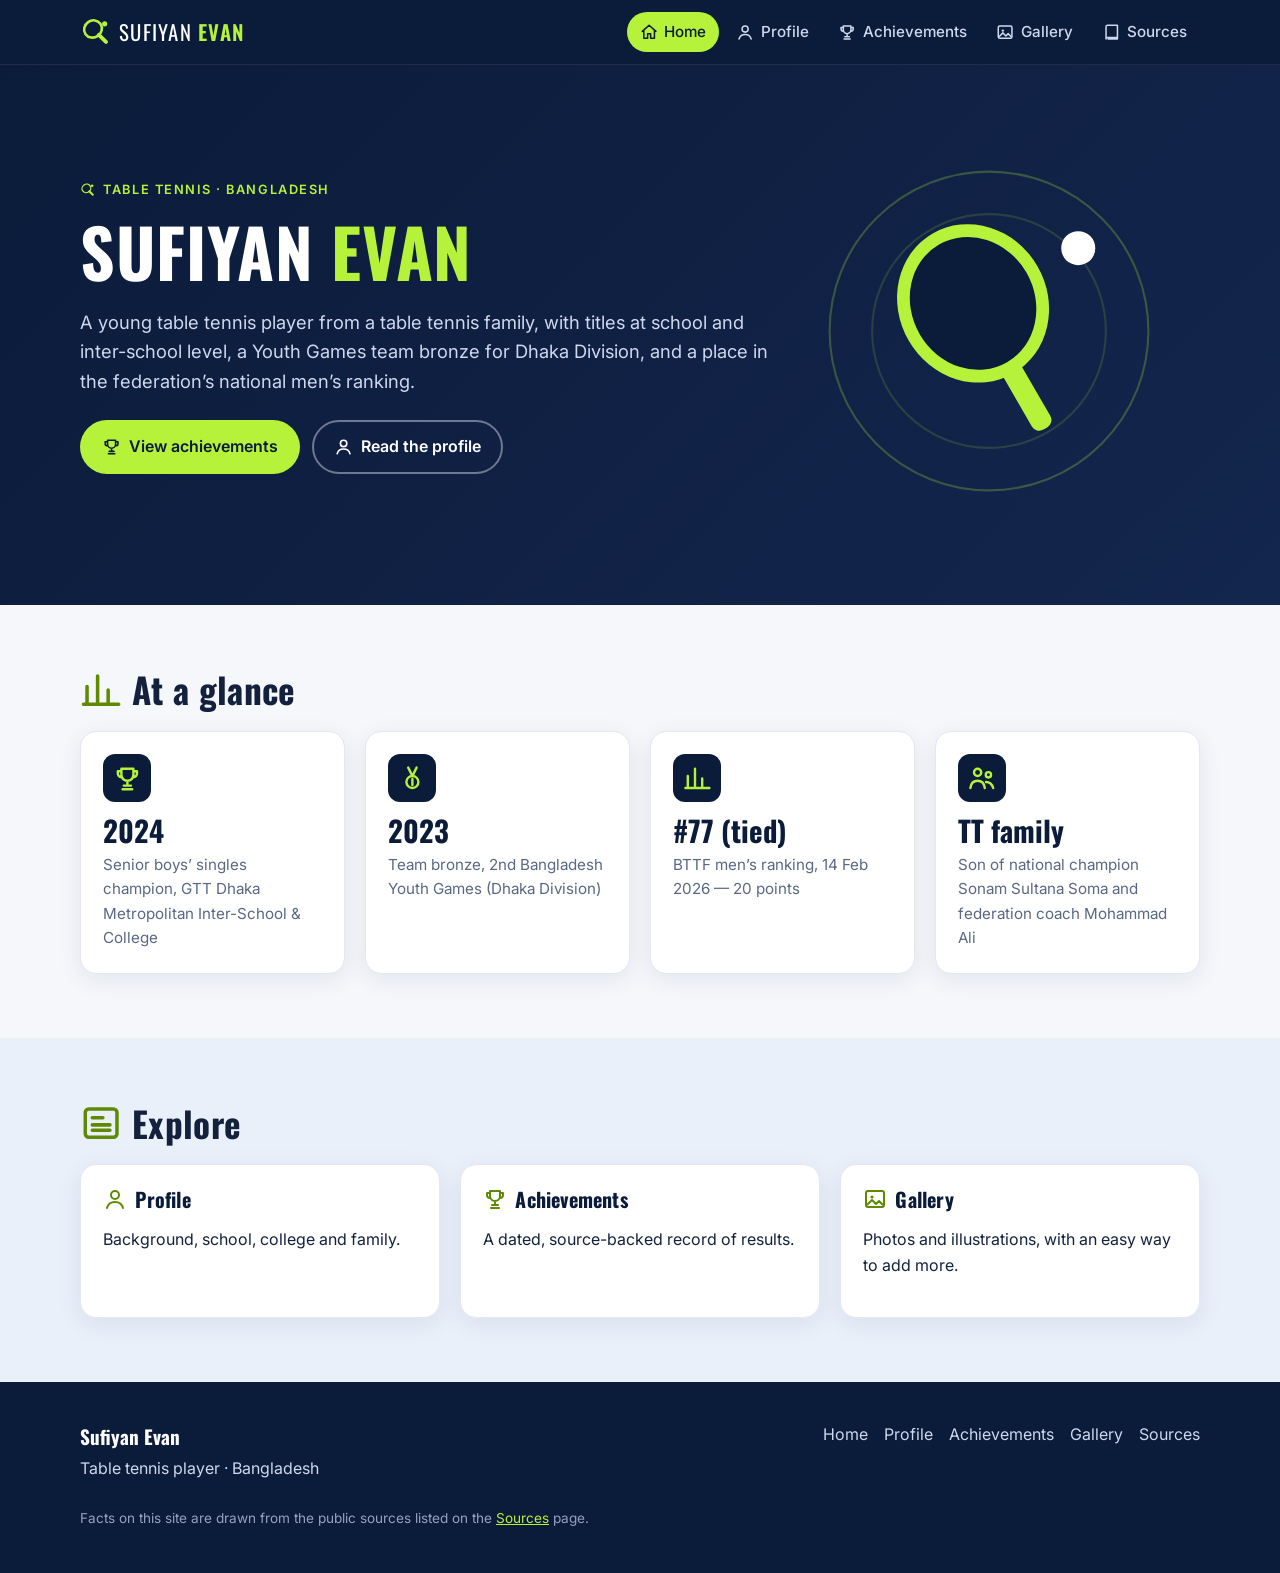
<file: index.html>
<!DOCTYPE html>
<html lang="en">
<head>
<meta charset="utf-8">
<meta name="viewport" content="width=device-width, initial-scale=1">
<title>Home | Sufiyan Evan</title>
<meta name="description" content="Sufiyan Evan, table tennis player from Bangladesh: profile, source-backed achievements and gallery.">
<link rel="preconnect" href="https://fonts.googleapis.com"><link rel="preconnect" href="https://fonts.gstatic.com" crossorigin>
<link rel="stylesheet" href="https://fonts.googleapis.com/css2?family=Inter:wght@400;500;600;700&family=Oswald:wght@500;600;700&display=swap">
<link rel="stylesheet" href="assets/style.css">
</head>
<body>
<svg xmlns="http://www.w3.org/2000/svg" style="display:none" aria-hidden="true">
<symbol id="i-home" viewBox="0 0 24 24"><path d="M3 11l9-8 9 8M5 10v10h5v-6h4v6h5V10" fill="none" stroke="currentColor" stroke-width="2" stroke-linecap="round" stroke-linejoin="round"/></symbol>
<symbol id="i-user" viewBox="0 0 24 24"><circle cx="12" cy="8" r="4" fill="none" stroke="currentColor" stroke-width="2"/><path d="M4 21c1-4 4-6 8-6s7 2 8 6" fill="none" stroke="currentColor" stroke-width="2" stroke-linecap="round"/></symbol>
<symbol id="i-trophy" viewBox="0 0 24 24"><path d="M7 4h10v5a5 5 0 01-10 0V4zM7 6H4v2a3 3 0 003 3M17 6h3v2a3 3 0 01-3 3M12 14v4M8 21h8M9 18h6" fill="none" stroke="currentColor" stroke-width="2" stroke-linecap="round" stroke-linejoin="round"/></symbol>
<symbol id="i-medal" viewBox="0 0 24 24"><circle cx="12" cy="15" r="5" fill="none" stroke="currentColor" stroke-width="2"/><path d="M8.5 3l3.5 7 3.5-7M12 12.5v5" fill="none" stroke="currentColor" stroke-width="2" stroke-linecap="round" stroke-linejoin="round"/></symbol>
<symbol id="i-image" viewBox="0 0 24 24"><rect x="3" y="4" width="18" height="16" rx="2" fill="none" stroke="currentColor" stroke-width="2"/><circle cx="9" cy="10" r="1.6" fill="currentColor"/><path d="M4 18l5-5 4 4 3-3 4 4" fill="none" stroke="currentColor" stroke-width="2" stroke-linejoin="round"/></symbol>
<symbol id="i-book" viewBox="0 0 24 24"><path d="M4 5a2 2 0 012-2h13v16H6a2 2 0 00-2 2V5zM6 19h13v2H6" fill="none" stroke="currentColor" stroke-width="2" stroke-linejoin="round"/></symbol>
<symbol id="i-paddle" viewBox="0 0 24 24"><ellipse cx="10" cy="10" rx="7" ry="6.5" transform="rotate(-35 10 10)" fill="none" stroke="currentColor" stroke-width="2"/><path d="M14.5 14.5L20 20" stroke="currentColor" stroke-width="3" stroke-linecap="round"/><circle cx="19" cy="6" r="2" fill="currentColor"/></symbol>
<symbol id="i-school" viewBox="0 0 24 24"><path d="M2 9l10-5 10 5-10 5L2 9zM6 11.5V16c0 1.5 3 3 6 3s6-1.500 6-3v-4.500" fill="none" stroke="currentColor" stroke-width="2" stroke-linejoin="round"/></symbol>
<symbol id="i-family" viewBox="0 0 24 24"><circle cx="8" cy="7" r="3" fill="none" stroke="currentColor" stroke-width="2"/><circle cx="17" cy="9" r="2.200" fill="none" stroke="currentColor" stroke-width="2"/><path d="M2 20c.5-4 3-6 6-6s5.500 2 6 6M15 15c3 0 5 1.500 6 5" fill="none" stroke="currentColor" stroke-width="2" stroke-linecap="round"/></symbol>
<symbol id="i-news" viewBox="0 0 24 24"><rect x="3" y="4" width="18" height="16" rx="2" fill="none" stroke="currentColor" stroke-width="2"/><path d="M7 9h6M7 13h10M7 16h10" stroke="currentColor" stroke-width="2" stroke-linecap="round"/></symbol>
<symbol id="i-chart" viewBox="0 0 24 24"><path d="M4 20V10M10 20V4M16 20v-8M22 20H2" fill="none" stroke="currentColor" stroke-width="2" stroke-linecap="round"/></symbol>
<symbol id="i-ext" viewBox="0 0 24 24"><path d="M14 4h6v6M20 4l-9 9M18 14v5a1 1 0 01-1 1H5a1 1 0 01-1-1V7a1 1 0 011-1h5" fill="none" stroke="currentColor" stroke-width="2" stroke-linecap="round" stroke-linejoin="round"/></symbol>
<symbol id="i-menu" viewBox="0 0 24 24"><path d="M4 6h16M4 12h16M4 18h16" stroke="currentColor" stroke-width="2" stroke-linecap="round"/></symbol>
<symbol id="i-close" viewBox="0 0 24 24"><path d="M6 6l12 12M18 6L6 18" stroke="currentColor" stroke-width="2" stroke-linecap="round"/></symbol>
<symbol id="i-left" viewBox="0 0 24 24"><path d="M15 5l-7 7 7 7" fill="none" stroke="currentColor" stroke-width="2.500" stroke-linecap="round" stroke-linejoin="round"/></symbol>
<symbol id="i-right" viewBox="0 0 24 24"><path d="M9 5l7 7-7 7" fill="none" stroke="currentColor" stroke-width="2.500" stroke-linecap="round" stroke-linejoin="round"/></symbol>
<symbol id="i-check" viewBox="0 0 24 24"><path d="M5 12l5 5 9-10" fill="none" stroke="currentColor" stroke-width="2.500" stroke-linecap="round" stroke-linejoin="round"/></symbol>
<symbol id="i-info" viewBox="0 0 24 24"><circle cx="12" cy="12" r="9" fill="none" stroke="currentColor" stroke-width="2"/><path d="M12 11v6M12 7.500v.5" stroke="currentColor" stroke-width="2.500" stroke-linecap="round"/></symbol>
</svg>
<a class="skip" href="#main">Skip to content</a>
<header class="site-header">
<div class="wrap bar">
<a class="brand" href="index.html" aria-label="Sufiyan Evan, home"><svg class="ic brand-ic" aria-hidden="true" focusable="false"><use href="#i-paddle"/></svg><span>SUFIYAN <b>EVAN</b></span></a>
<button class="menu-btn" type="button" aria-label="Open menu" aria-expanded="false" aria-controls="nav"><svg class="ic" aria-hidden="true" focusable="false"><use href="#i-menu"/></svg></button>
<nav id="nav" class="nav" aria-label="Main"><ul><li><a href="index.html" aria-current="page"><svg class="ic" aria-hidden="true" focusable="false"><use href="#i-home"/></svg><span>Home</span></a></li><li><a href="profile.html"><svg class="ic" aria-hidden="true" focusable="false"><use href="#i-user"/></svg><span>Profile</span></a></li><li><a href="achievements.html"><svg class="ic" aria-hidden="true" focusable="false"><use href="#i-trophy"/></svg><span>Achievements</span></a></li><li><a href="gallery.html"><svg class="ic" aria-hidden="true" focusable="false"><use href="#i-image"/></svg><span>Gallery</span></a></li><li><a href="sources.html"><svg class="ic" aria-hidden="true" focusable="false"><use href="#i-book"/></svg><span>Sources</span></a></li></ul></nav>
</div>
</header>
<main id="main">
<section class="hero"><div class="wrap hero-grid">
<div><p class="eyebrow"><svg class="ic" aria-hidden="true" focusable="false"><use href="#i-paddle"/></svg>Table tennis · Bangladesh</p>
<h1>Sufiyan <span class="lime">Evan</span></h1>
<p class="lead">A young table tennis player from a table tennis family, with titles at school and inter-school level, a Youth Games team bronze for Dhaka Division, and a place in the federation’s national men’s ranking.</p>
<p class="btns"><a class="btn primary" href="achievements.html"><svg class="ic" aria-hidden="true" focusable="false"><use href="#i-trophy"/></svg>View achievements</a><a class="btn ghost" href="profile.html"><svg class="ic" aria-hidden="true" focusable="false"><use href="#i-user"/></svg>Read the profile</a></p></div>
<div class="hero-art" aria-hidden="true"><svg viewBox="0 0 320 320"><circle cx="160" cy="160" r="150" fill="none" stroke="#b6f23a" stroke-opacity=".25" stroke-width="2"/><circle cx="160" cy="160" r="110" fill="none" stroke="#b6f23a" stroke-opacity=".15" stroke-width="2"/><g transform="rotate(-30 160 160)"><ellipse cx="160" cy="130" rx="70" ry="76" fill="#b6f23a"/><ellipse cx="160" cy="130" rx="58" ry="64" fill="#0b1b3a"/><rect x="150" y="196" width="20" height="70" rx="8" fill="#b6f23a"/></g><circle cx="244" cy="82" r="16" fill="#fff"/></svg></div>
</div></section>
<section class="section"><div class="wrap">
<h2 class="sh"><svg class="ic" aria-hidden="true" focusable="false"><use href="#i-chart"/></svg>At a glance</h2>
<div class="grid4">
<div class="card stat"><span class="num"><svg class="ic lg" aria-hidden="true" focusable="false"><use href="#i-trophy"/></svg></span><strong>2024</strong><p>Senior boys’ singles champion, GTT Dhaka Metropolitan Inter-School &amp; College</p></div>
<div class="card stat"><span class="num"><svg class="ic lg" aria-hidden="true" focusable="false"><use href="#i-medal"/></svg></span><strong>2023</strong><p>Team bronze, 2nd Bangladesh Youth Games (Dhaka Division)</p></div>
<div class="card stat"><span class="num"><svg class="ic lg" aria-hidden="true" focusable="false"><use href="#i-chart"/></svg></span><strong>#77 (tied)</strong><p>BTTF men’s ranking, 14 Feb 2026 — 20 points</p></div>
<div class="card stat"><span class="num"><svg class="ic lg" aria-hidden="true" focusable="false"><use href="#i-family"/></svg></span><strong>TT family</strong><p>Son of national champion Sonam Sultana Soma and federation coach Mohammad Ali</p></div>
</div></div></section>
<section class="section alt"><div class="wrap">
<h2 class="sh"><svg class="ic" aria-hidden="true" focusable="false"><use href="#i-news"/></svg>Explore</h2>
<div class="grid3">
<a class="card link" href="profile.html"><h3><svg class="ic" aria-hidden="true" focusable="false"><use href="#i-user"/></svg>Profile</h3><p>Background, school, college and family.</p></a>
<a class="card link" href="achievements.html"><h3><svg class="ic" aria-hidden="true" focusable="false"><use href="#i-trophy"/></svg>Achievements</h3><p>A dated, source-backed record of results.</p></a>
<a class="card link" href="gallery.html"><h3><svg class="ic" aria-hidden="true" focusable="false"><use href="#i-image"/></svg>Gallery</h3><p>Photos and illustrations, with an easy way to add more.</p></a>
</div></div></section>
</main>
<footer class="site-footer">
<div class="wrap foot">
<div><strong>Sufiyan Evan</strong><p>Table tennis player · Bangladesh</p></div>
<ul class="foot-links"><li><a href="index.html">Home</a></li><li><a href="profile.html">Profile</a></li><li><a href="achievements.html">Achievements</a></li><li><a href="gallery.html">Gallery</a></li><li><a href="sources.html">Sources</a></li></ul>
<p class="fine">Facts on this site are drawn from the public sources listed on the <a href="sources.html">Sources</a> page.</p>
</div>
</footer>

<script src="assets/site.js"></script>
</body>
</html>
</file>
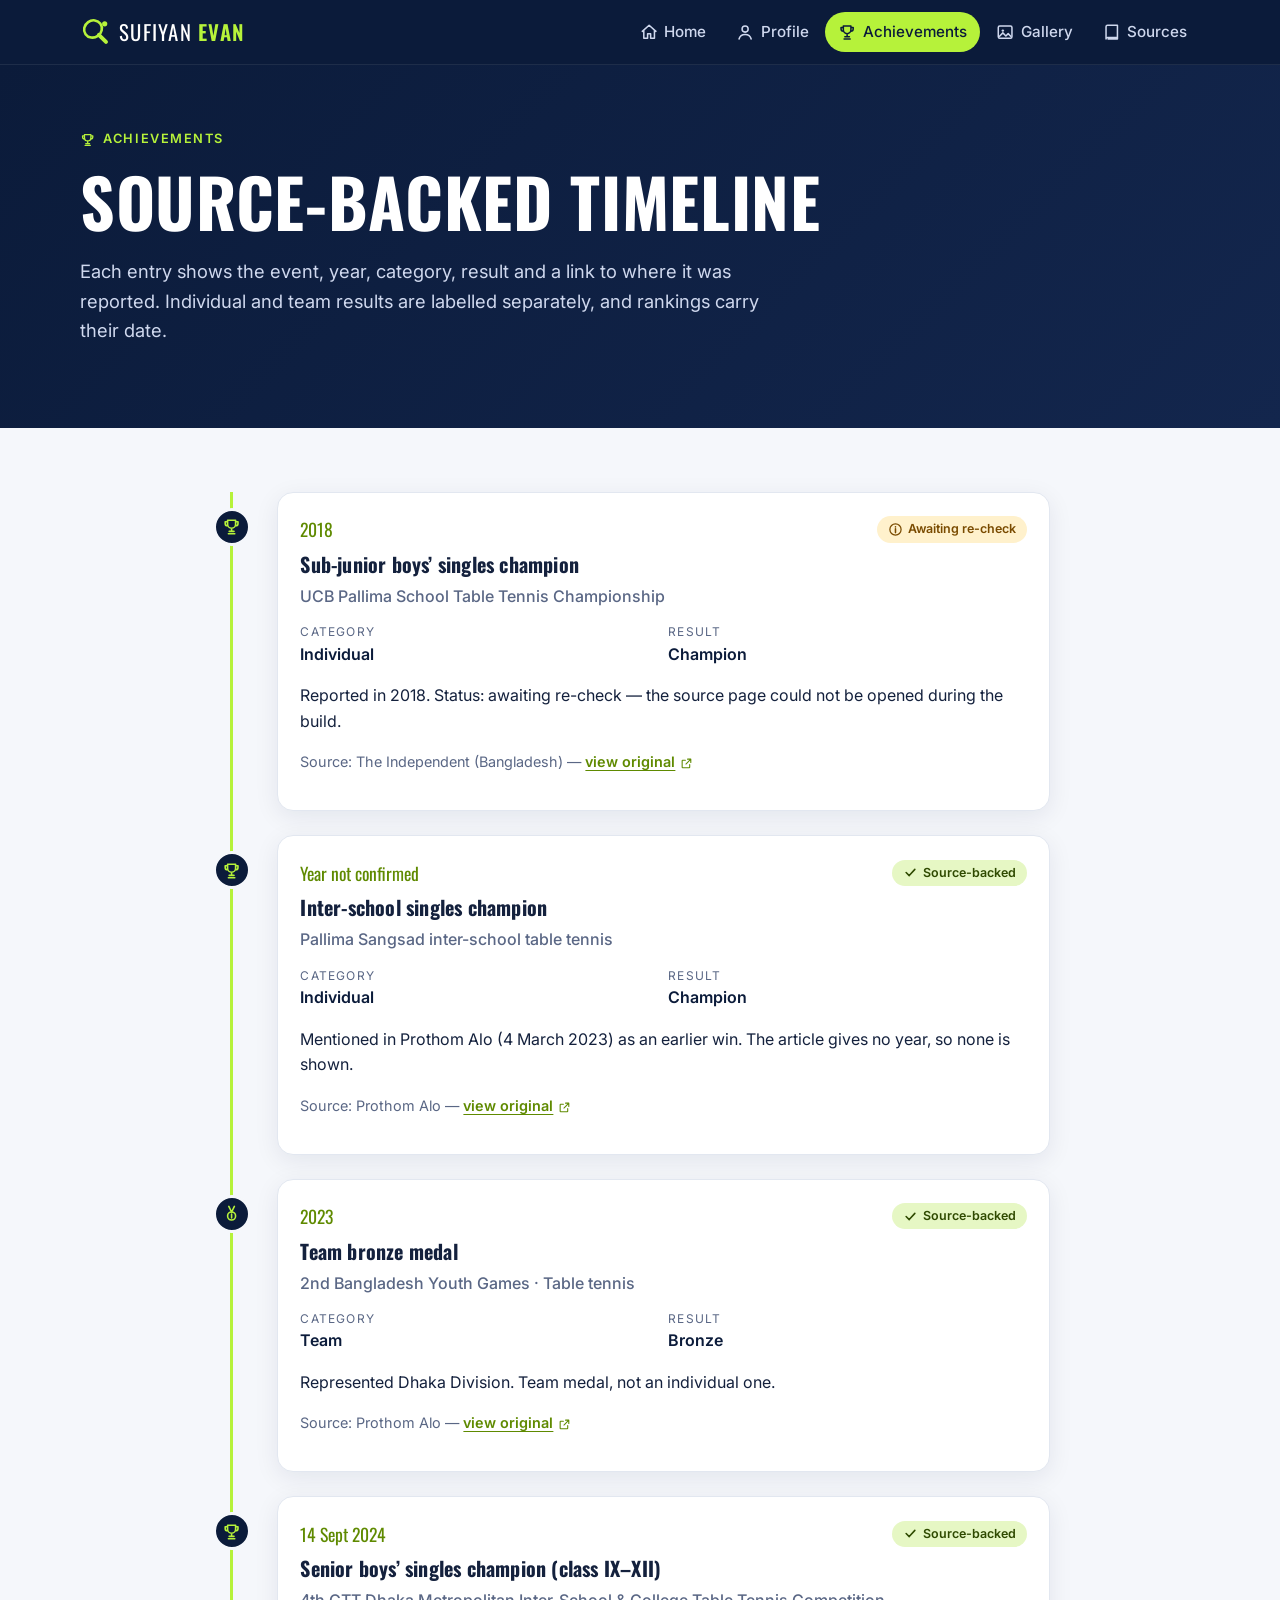
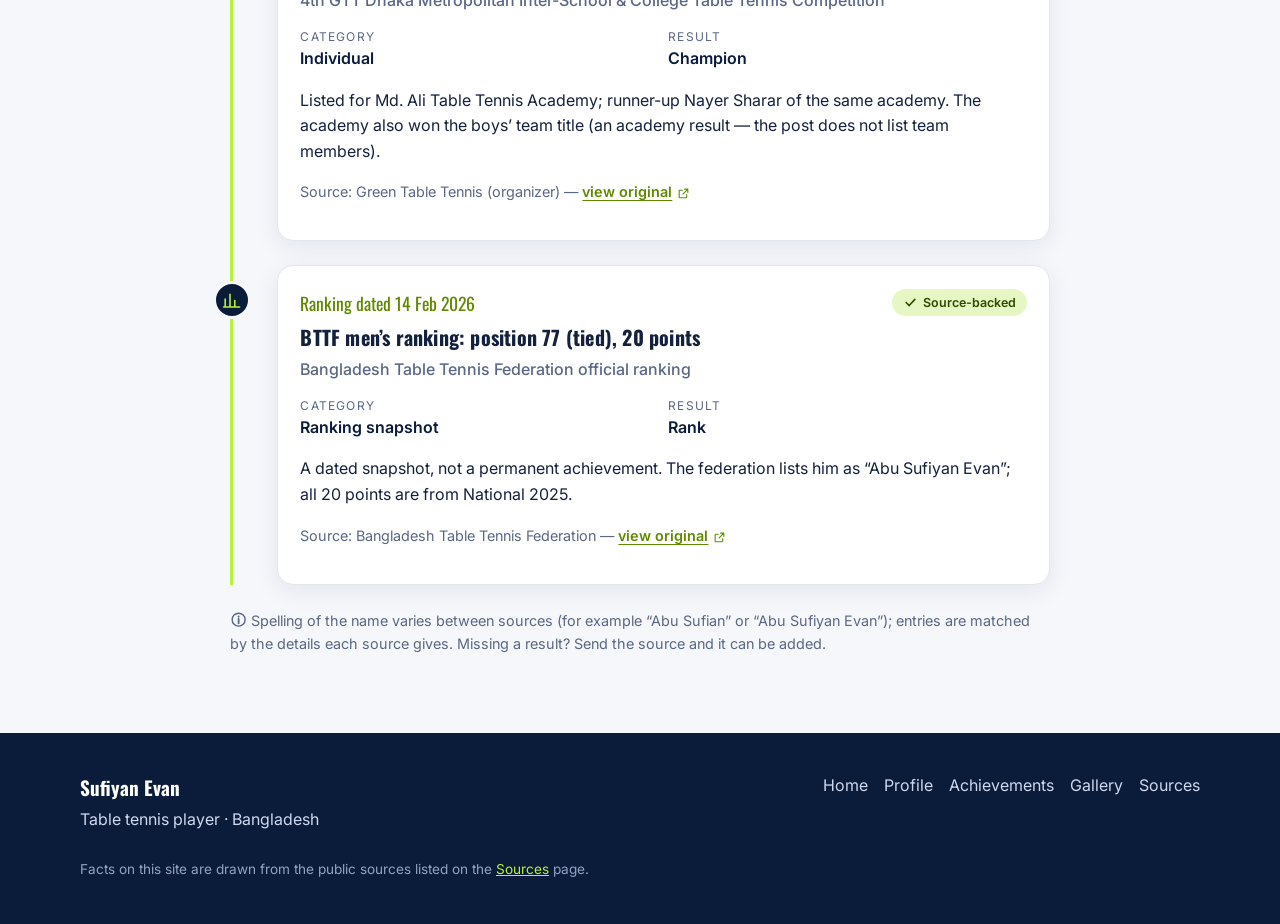
<file: achievements.html>
<!DOCTYPE html>
<html lang="en">
<head>
<meta charset="utf-8">
<meta name="viewport" content="width=device-width, initial-scale=1">
<title>Achievements | Sufiyan Evan</title>
<meta name="description" content="Dated, source-backed table tennis achievements of Sufiyan Evan.">
<link rel="preconnect" href="https://fonts.googleapis.com"><link rel="preconnect" href="https://fonts.gstatic.com" crossorigin>
<link rel="stylesheet" href="https://fonts.googleapis.com/css2?family=Inter:wght@400;500;600;700&family=Oswald:wght@500;600;700&display=swap">
<link rel="stylesheet" href="assets/style.css">
</head>
<body>
<svg xmlns="http://www.w3.org/2000/svg" style="display:none" aria-hidden="true">
<symbol id="i-home" viewBox="0 0 24 24"><path d="M3 11l9-8 9 8M5 10v10h5v-6h4v6h5V10" fill="none" stroke="currentColor" stroke-width="2" stroke-linecap="round" stroke-linejoin="round"/></symbol>
<symbol id="i-user" viewBox="0 0 24 24"><circle cx="12" cy="8" r="4" fill="none" stroke="currentColor" stroke-width="2"/><path d="M4 21c1-4 4-6 8-6s7 2 8 6" fill="none" stroke="currentColor" stroke-width="2" stroke-linecap="round"/></symbol>
<symbol id="i-trophy" viewBox="0 0 24 24"><path d="M7 4h10v5a5 5 0 01-10 0V4zM7 6H4v2a3 3 0 003 3M17 6h3v2a3 3 0 01-3 3M12 14v4M8 21h8M9 18h6" fill="none" stroke="currentColor" stroke-width="2" stroke-linecap="round" stroke-linejoin="round"/></symbol>
<symbol id="i-medal" viewBox="0 0 24 24"><circle cx="12" cy="15" r="5" fill="none" stroke="currentColor" stroke-width="2"/><path d="M8.5 3l3.5 7 3.5-7M12 12.5v5" fill="none" stroke="currentColor" stroke-width="2" stroke-linecap="round" stroke-linejoin="round"/></symbol>
<symbol id="i-image" viewBox="0 0 24 24"><rect x="3" y="4" width="18" height="16" rx="2" fill="none" stroke="currentColor" stroke-width="2"/><circle cx="9" cy="10" r="1.6" fill="currentColor"/><path d="M4 18l5-5 4 4 3-3 4 4" fill="none" stroke="currentColor" stroke-width="2" stroke-linejoin="round"/></symbol>
<symbol id="i-book" viewBox="0 0 24 24"><path d="M4 5a2 2 0 012-2h13v16H6a2 2 0 00-2 2V5zM6 19h13v2H6" fill="none" stroke="currentColor" stroke-width="2" stroke-linejoin="round"/></symbol>
<symbol id="i-paddle" viewBox="0 0 24 24"><ellipse cx="10" cy="10" rx="7" ry="6.5" transform="rotate(-35 10 10)" fill="none" stroke="currentColor" stroke-width="2"/><path d="M14.5 14.5L20 20" stroke="currentColor" stroke-width="3" stroke-linecap="round"/><circle cx="19" cy="6" r="2" fill="currentColor"/></symbol>
<symbol id="i-school" viewBox="0 0 24 24"><path d="M2 9l10-5 10 5-10 5L2 9zM6 11.5V16c0 1.5 3 3 6 3s6-1.500 6-3v-4.500" fill="none" stroke="currentColor" stroke-width="2" stroke-linejoin="round"/></symbol>
<symbol id="i-family" viewBox="0 0 24 24"><circle cx="8" cy="7" r="3" fill="none" stroke="currentColor" stroke-width="2"/><circle cx="17" cy="9" r="2.200" fill="none" stroke="currentColor" stroke-width="2"/><path d="M2 20c.5-4 3-6 6-6s5.500 2 6 6M15 15c3 0 5 1.500 6 5" fill="none" stroke="currentColor" stroke-width="2" stroke-linecap="round"/></symbol>
<symbol id="i-news" viewBox="0 0 24 24"><rect x="3" y="4" width="18" height="16" rx="2" fill="none" stroke="currentColor" stroke-width="2"/><path d="M7 9h6M7 13h10M7 16h10" stroke="currentColor" stroke-width="2" stroke-linecap="round"/></symbol>
<symbol id="i-chart" viewBox="0 0 24 24"><path d="M4 20V10M10 20V4M16 20v-8M22 20H2" fill="none" stroke="currentColor" stroke-width="2" stroke-linecap="round"/></symbol>
<symbol id="i-ext" viewBox="0 0 24 24"><path d="M14 4h6v6M20 4l-9 9M18 14v5a1 1 0 01-1 1H5a1 1 0 01-1-1V7a1 1 0 011-1h5" fill="none" stroke="currentColor" stroke-width="2" stroke-linecap="round" stroke-linejoin="round"/></symbol>
<symbol id="i-menu" viewBox="0 0 24 24"><path d="M4 6h16M4 12h16M4 18h16" stroke="currentColor" stroke-width="2" stroke-linecap="round"/></symbol>
<symbol id="i-close" viewBox="0 0 24 24"><path d="M6 6l12 12M18 6L6 18" stroke="currentColor" stroke-width="2" stroke-linecap="round"/></symbol>
<symbol id="i-left" viewBox="0 0 24 24"><path d="M15 5l-7 7 7 7" fill="none" stroke="currentColor" stroke-width="2.500" stroke-linecap="round" stroke-linejoin="round"/></symbol>
<symbol id="i-right" viewBox="0 0 24 24"><path d="M9 5l7 7-7 7" fill="none" stroke="currentColor" stroke-width="2.500" stroke-linecap="round" stroke-linejoin="round"/></symbol>
<symbol id="i-check" viewBox="0 0 24 24"><path d="M5 12l5 5 9-10" fill="none" stroke="currentColor" stroke-width="2.500" stroke-linecap="round" stroke-linejoin="round"/></symbol>
<symbol id="i-info" viewBox="0 0 24 24"><circle cx="12" cy="12" r="9" fill="none" stroke="currentColor" stroke-width="2"/><path d="M12 11v6M12 7.500v.5" stroke="currentColor" stroke-width="2.500" stroke-linecap="round"/></symbol>
</svg>
<a class="skip" href="#main">Skip to content</a>
<header class="site-header">
<div class="wrap bar">
<a class="brand" href="index.html" aria-label="Sufiyan Evan, home"><svg class="ic brand-ic" aria-hidden="true" focusable="false"><use href="#i-paddle"/></svg><span>SUFIYAN <b>EVAN</b></span></a>
<button class="menu-btn" type="button" aria-label="Open menu" aria-expanded="false" aria-controls="nav"><svg class="ic" aria-hidden="true" focusable="false"><use href="#i-menu"/></svg></button>
<nav id="nav" class="nav" aria-label="Main"><ul><li><a href="index.html"><svg class="ic" aria-hidden="true" focusable="false"><use href="#i-home"/></svg><span>Home</span></a></li><li><a href="profile.html"><svg class="ic" aria-hidden="true" focusable="false"><use href="#i-user"/></svg><span>Profile</span></a></li><li><a href="achievements.html" aria-current="page"><svg class="ic" aria-hidden="true" focusable="false"><use href="#i-trophy"/></svg><span>Achievements</span></a></li><li><a href="gallery.html"><svg class="ic" aria-hidden="true" focusable="false"><use href="#i-image"/></svg><span>Gallery</span></a></li><li><a href="sources.html"><svg class="ic" aria-hidden="true" focusable="false"><use href="#i-book"/></svg><span>Sources</span></a></li></ul></nav>
</div>
</header>
<main id="main">
<section class="page-head"><div class="wrap"><p class="eyebrow"><svg class="ic" aria-hidden="true" focusable="false"><use href="#i-trophy"/></svg>Achievements</p><h1>Source-backed timeline</h1><p class="lead">Each entry shows the event, year, category, result and a link to where it was reported. Individual and team results are labelled separately, and rankings carry their date.</p></div></section>
<section class="section"><div class="wrap narrow"><ol class="timeline"><li class="tl-item"><div class="tl-dot" aria-hidden="true"><svg class="ic" aria-hidden="true" focusable="false"><use href="#i-trophy"/></svg></div>
<article class="card"><div class="src-head"><span class="year">2018</span><span class="pill warn"><svg class="ic" aria-hidden="true" focusable="false"><use href="#i-info"/></svg>Awaiting re-check</span></div>
<h3>Sub-junior boys’ singles champion</h3><p class="org">UCB Pallima School Table Tennis Championship</p>
<dl class="facts"><div><dt>Category</dt><dd>Individual</dd></div><div><dt>Result</dt><dd>Champion</dd></div></dl>
<p>Reported in 2018. Status: awaiting re-check — the source page could not be opened during the build.</p>
<p class="small">Source: The Independent (Bangladesh) — <a class="ext" href="https://theindependentbd.com/arcprint/details/178835/2018-12-15" target="_blank" rel="noopener noreferrer">view original<svg class="ic sm" aria-hidden="true" focusable="false"><use href="#i-ext"/></svg><span class="sr">(opens in a new tab)</span></a></p></article></li><li class="tl-item"><div class="tl-dot" aria-hidden="true"><svg class="ic" aria-hidden="true" focusable="false"><use href="#i-trophy"/></svg></div>
<article class="card"><div class="src-head"><span class="year">Year not confirmed</span><span class="pill ok"><svg class="ic" aria-hidden="true" focusable="false"><use href="#i-check"/></svg>Source-backed</span></div>
<h3>Inter-school singles champion</h3><p class="org">Pallima Sangsad inter-school table tennis</p>
<dl class="facts"><div><dt>Category</dt><dd>Individual</dd></div><div><dt>Result</dt><dd>Champion</dd></div></dl>
<p>Mentioned in Prothom Alo (4 March 2023) as an earlier win. The article gives no year, so none is shown.</p>
<p class="small">Source: Prothom Alo — <a class="ext" href="https://www.prothomalo.com/sports/other-sports/94tgph3qd6" target="_blank" rel="noopener noreferrer">view original<svg class="ic sm" aria-hidden="true" focusable="false"><use href="#i-ext"/></svg><span class="sr">(opens in a new tab)</span></a></p></article></li><li class="tl-item"><div class="tl-dot" aria-hidden="true"><svg class="ic" aria-hidden="true" focusable="false"><use href="#i-medal"/></svg></div>
<article class="card"><div class="src-head"><span class="year">2023</span><span class="pill ok"><svg class="ic" aria-hidden="true" focusable="false"><use href="#i-check"/></svg>Source-backed</span></div>
<h3>Team bronze medal</h3><p class="org">2nd Bangladesh Youth Games · Table tennis</p>
<dl class="facts"><div><dt>Category</dt><dd>Team</dd></div><div><dt>Result</dt><dd>Bronze</dd></div></dl>
<p>Represented Dhaka Division. Team medal, not an individual one.</p>
<p class="small">Source: Prothom Alo — <a class="ext" href="https://www.prothomalo.com/sports/other-sports/94tgph3qd6" target="_blank" rel="noopener noreferrer">view original<svg class="ic sm" aria-hidden="true" focusable="false"><use href="#i-ext"/></svg><span class="sr">(opens in a new tab)</span></a></p></article></li><li class="tl-item"><div class="tl-dot" aria-hidden="true"><svg class="ic" aria-hidden="true" focusable="false"><use href="#i-trophy"/></svg></div>
<article class="card"><div class="src-head"><span class="year">14 Sept 2024</span><span class="pill ok"><svg class="ic" aria-hidden="true" focusable="false"><use href="#i-check"/></svg>Source-backed</span></div>
<h3>Senior boys’ singles champion (class IX–XII)</h3><p class="org">4th GTT Dhaka Metropolitan Inter-School & College Table Tennis Competition</p>
<dl class="facts"><div><dt>Category</dt><dd>Individual</dd></div><div><dt>Result</dt><dd>Champion</dd></div></dl>
<p>Listed for Md. Ali Table Tennis Academy; runner-up Nayer Sharar of the same academy. The academy also won the boys’ team title (an academy result — the post does not list team members).</p>
<p class="small">Source: Green Table Tennis (organizer) — <a class="ext" href="https://greentabletennis.com/2024/09/23/4th-gtt-dhaka-metropolitan-inter-school-college-table-tennis-competition-2024/" target="_blank" rel="noopener noreferrer">view original<svg class="ic sm" aria-hidden="true" focusable="false"><use href="#i-ext"/></svg><span class="sr">(opens in a new tab)</span></a></p></article></li><li class="tl-item"><div class="tl-dot" aria-hidden="true"><svg class="ic" aria-hidden="true" focusable="false"><use href="#i-chart"/></svg></div>
<article class="card"><div class="src-head"><span class="year">Ranking dated 14 Feb 2026</span><span class="pill ok"><svg class="ic" aria-hidden="true" focusable="false"><use href="#i-check"/></svg>Source-backed</span></div>
<h3>BTTF men’s ranking: position 77 (tied), 20 points</h3><p class="org">Bangladesh Table Tennis Federation official ranking</p>
<dl class="facts"><div><dt>Category</dt><dd>Ranking snapshot</dd></div><div><dt>Result</dt><dd>Rank</dd></div></dl>
<p>A dated snapshot, not a permanent achievement. The federation lists him as “Abu Sufiyan Evan”; all 20 points are from National 2025.</p>
<p class="small">Source: Bangladesh Table Tennis Federation — <a class="ext" href="https://bttf.org.bd/mens-ranking/" target="_blank" rel="noopener noreferrer">view original<svg class="ic sm" aria-hidden="true" focusable="false"><use href="#i-ext"/></svg><span class="sr">(opens in a new tab)</span></a></p></article></li></ol>
<p class="small note"><svg class="ic" aria-hidden="true" focusable="false"><use href="#i-info"/></svg> Spelling of the name varies between sources (for example “Abu Sufian” or “Abu Sufiyan Evan”); entries are matched by the details each source gives. Missing a result? Send the source and it can be added.</p></div></section>
</main>
<footer class="site-footer">
<div class="wrap foot">
<div><strong>Sufiyan Evan</strong><p>Table tennis player · Bangladesh</p></div>
<ul class="foot-links"><li><a href="index.html">Home</a></li><li><a href="profile.html">Profile</a></li><li><a href="achievements.html">Achievements</a></li><li><a href="gallery.html">Gallery</a></li><li><a href="sources.html">Sources</a></li></ul>
<p class="fine">Facts on this site are drawn from the public sources listed on the <a href="sources.html">Sources</a> page.</p>
</div>
</footer>

<script src="assets/site.js"></script>
</body>
</html>
</file>
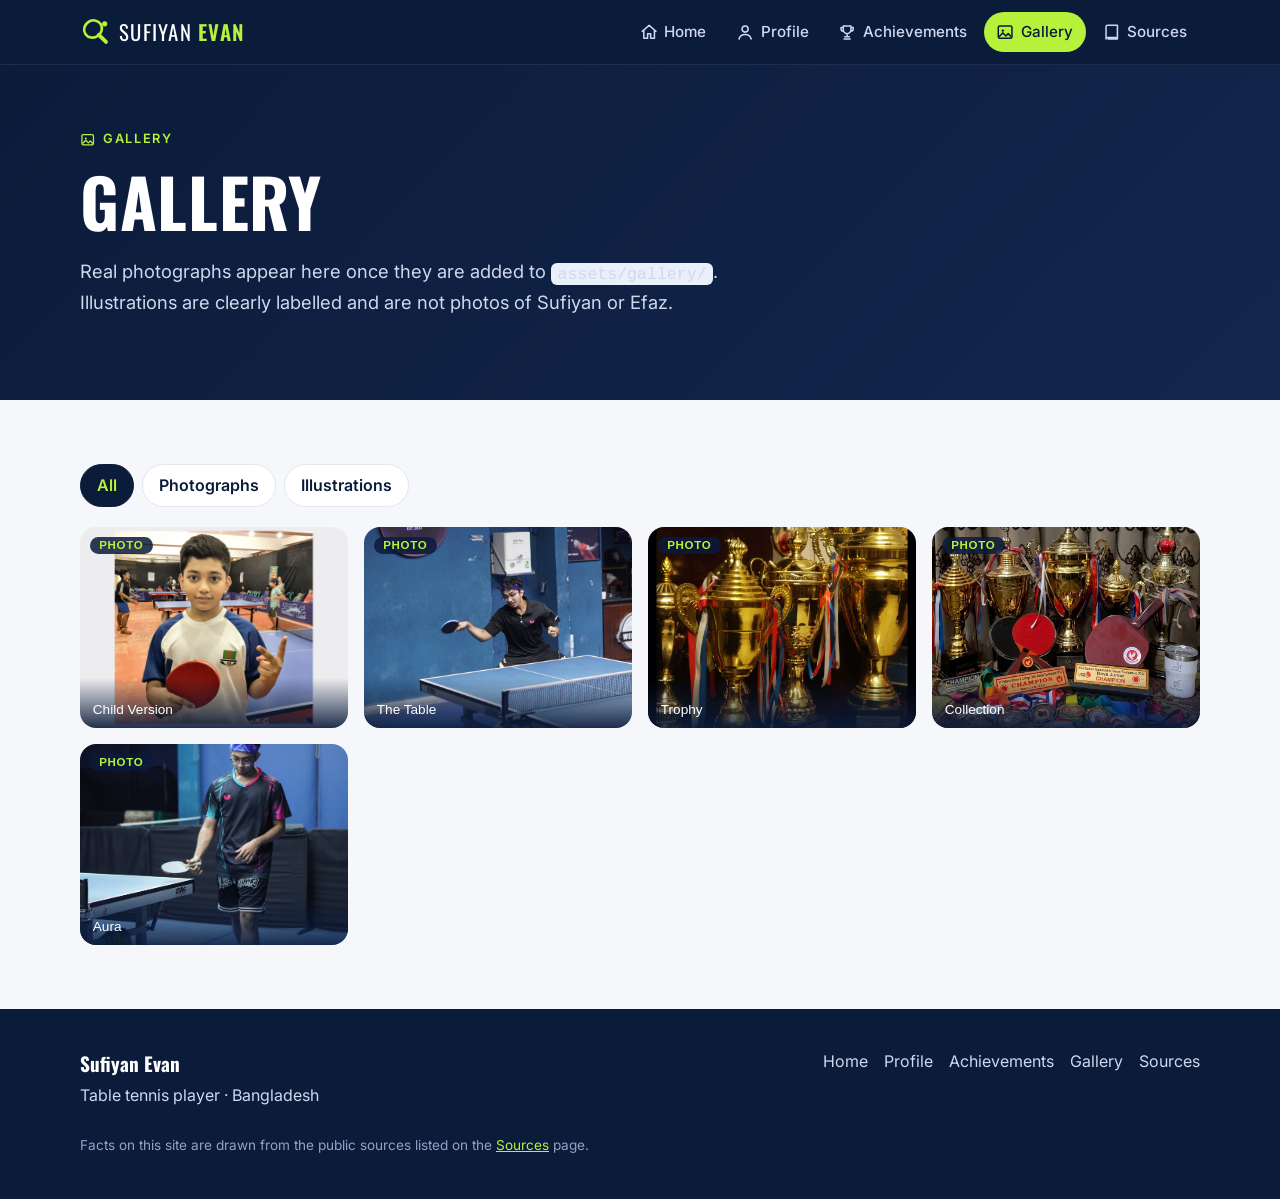
<file: gallery.html>
<!DOCTYPE html>
<html lang="en">
<head>
<meta charset="utf-8">
<meta name="viewport" content="width=device-width, initial-scale=1">
<title>Gallery | Sufiyan Evan</title>
<meta name="description" content="Photo gallery of Sufiyan Evan.">
<link rel="preconnect" href="https://fonts.googleapis.com"><link rel="preconnect" href="https://fonts.gstatic.com" crossorigin>
<link rel="stylesheet" href="https://fonts.googleapis.com/css2?family=Inter:wght@400;500;600;700&family=Oswald:wght@500;600;700&display=swap">
<link rel="stylesheet" href="assets/style.css">
</head>
<body>
<svg xmlns="http://www.w3.org/2000/svg" style="display:none" aria-hidden="true">
<symbol id="i-home" viewBox="0 0 24 24"><path d="M3 11l9-8 9 8M5 10v10h5v-6h4v6h5V10" fill="none" stroke="currentColor" stroke-width="2" stroke-linecap="round" stroke-linejoin="round"/></symbol>
<symbol id="i-user" viewBox="0 0 24 24"><circle cx="12" cy="8" r="4" fill="none" stroke="currentColor" stroke-width="2"/><path d="M4 21c1-4 4-6 8-6s7 2 8 6" fill="none" stroke="currentColor" stroke-width="2" stroke-linecap="round"/></symbol>
<symbol id="i-trophy" viewBox="0 0 24 24"><path d="M7 4h10v5a5 5 0 01-10 0V4zM7 6H4v2a3 3 0 003 3M17 6h3v2a3 3 0 01-3 3M12 14v4M8 21h8M9 18h6" fill="none" stroke="currentColor" stroke-width="2" stroke-linecap="round" stroke-linejoin="round"/></symbol>
<symbol id="i-medal" viewBox="0 0 24 24"><circle cx="12" cy="15" r="5" fill="none" stroke="currentColor" stroke-width="2"/><path d="M8.5 3l3.5 7 3.5-7M12 12.5v5" fill="none" stroke="currentColor" stroke-width="2" stroke-linecap="round" stroke-linejoin="round"/></symbol>
<symbol id="i-image" viewBox="0 0 24 24"><rect x="3" y="4" width="18" height="16" rx="2" fill="none" stroke="currentColor" stroke-width="2"/><circle cx="9" cy="10" r="1.6" fill="currentColor"/><path d="M4 18l5-5 4 4 3-3 4 4" fill="none" stroke="currentColor" stroke-width="2" stroke-linejoin="round"/></symbol>
<symbol id="i-book" viewBox="0 0 24 24"><path d="M4 5a2 2 0 012-2h13v16H6a2 2 0 00-2 2V5zM6 19h13v2H6" fill="none" stroke="currentColor" stroke-width="2" stroke-linejoin="round"/></symbol>
<symbol id="i-paddle" viewBox="0 0 24 24"><ellipse cx="10" cy="10" rx="7" ry="6.5" transform="rotate(-35 10 10)" fill="none" stroke="currentColor" stroke-width="2"/><path d="M14.5 14.5L20 20" stroke="currentColor" stroke-width="3" stroke-linecap="round"/><circle cx="19" cy="6" r="2" fill="currentColor"/></symbol>
<symbol id="i-school" viewBox="0 0 24 24"><path d="M2 9l10-5 10 5-10 5L2 9zM6 11.5V16c0 1.5 3 3 6 3s6-1.500 6-3v-4.500" fill="none" stroke="currentColor" stroke-width="2" stroke-linejoin="round"/></symbol>
<symbol id="i-family" viewBox="0 0 24 24"><circle cx="8" cy="7" r="3" fill="none" stroke="currentColor" stroke-width="2"/><circle cx="17" cy="9" r="2.200" fill="none" stroke="currentColor" stroke-width="2"/><path d="M2 20c.5-4 3-6 6-6s5.500 2 6 6M15 15c3 0 5 1.500 6 5" fill="none" stroke="currentColor" stroke-width="2" stroke-linecap="round"/></symbol>
<symbol id="i-news" viewBox="0 0 24 24"><rect x="3" y="4" width="18" height="16" rx="2" fill="none" stroke="currentColor" stroke-width="2"/><path d="M7 9h6M7 13h10M7 16h10" stroke="currentColor" stroke-width="2" stroke-linecap="round"/></symbol>
<symbol id="i-chart" viewBox="0 0 24 24"><path d="M4 20V10M10 20V4M16 20v-8M22 20H2" fill="none" stroke="currentColor" stroke-width="2" stroke-linecap="round"/></symbol>
<symbol id="i-ext" viewBox="0 0 24 24"><path d="M14 4h6v6M20 4l-9 9M18 14v5a1 1 0 01-1 1H5a1 1 0 01-1-1V7a1 1 0 011-1h5" fill="none" stroke="currentColor" stroke-width="2" stroke-linecap="round" stroke-linejoin="round"/></symbol>
<symbol id="i-menu" viewBox="0 0 24 24"><path d="M4 6h16M4 12h16M4 18h16" stroke="currentColor" stroke-width="2" stroke-linecap="round"/></symbol>
<symbol id="i-close" viewBox="0 0 24 24"><path d="M6 6l12 12M18 6L6 18" stroke="currentColor" stroke-width="2" stroke-linecap="round"/></symbol>
<symbol id="i-left" viewBox="0 0 24 24"><path d="M15 5l-7 7 7 7" fill="none" stroke="currentColor" stroke-width="2.500" stroke-linecap="round" stroke-linejoin="round"/></symbol>
<symbol id="i-right" viewBox="0 0 24 24"><path d="M9 5l7 7-7 7" fill="none" stroke="currentColor" stroke-width="2.500" stroke-linecap="round" stroke-linejoin="round"/></symbol>
<symbol id="i-check" viewBox="0 0 24 24"><path d="M5 12l5 5 9-10" fill="none" stroke="currentColor" stroke-width="2.500" stroke-linecap="round" stroke-linejoin="round"/></symbol>
<symbol id="i-info" viewBox="0 0 24 24"><circle cx="12" cy="12" r="9" fill="none" stroke="currentColor" stroke-width="2"/><path d="M12 11v6M12 7.500v.5" stroke="currentColor" stroke-width="2.500" stroke-linecap="round"/></symbol>
</svg>
<a class="skip" href="#main">Skip to content</a>
<header class="site-header">
<div class="wrap bar">
<a class="brand" href="index.html" aria-label="Sufiyan Evan, home"><svg class="ic brand-ic" aria-hidden="true" focusable="false"><use href="#i-paddle"/></svg><span>SUFIYAN <b>EVAN</b></span></a>
<button class="menu-btn" type="button" aria-label="Open menu" aria-expanded="false" aria-controls="nav"><svg class="ic" aria-hidden="true" focusable="false"><use href="#i-menu"/></svg></button>
<nav id="nav" class="nav" aria-label="Main"><ul><li><a href="index.html"><svg class="ic" aria-hidden="true" focusable="false"><use href="#i-home"/></svg><span>Home</span></a></li><li><a href="profile.html"><svg class="ic" aria-hidden="true" focusable="false"><use href="#i-user"/></svg><span>Profile</span></a></li><li><a href="achievements.html"><svg class="ic" aria-hidden="true" focusable="false"><use href="#i-trophy"/></svg><span>Achievements</span></a></li><li><a href="gallery.html" aria-current="page"><svg class="ic" aria-hidden="true" focusable="false"><use href="#i-image"/></svg><span>Gallery</span></a></li><li><a href="sources.html"><svg class="ic" aria-hidden="true" focusable="false"><use href="#i-book"/></svg><span>Sources</span></a></li></ul></nav>
</div>
</header>
<main id="main">
<section class="page-head"><div class="wrap"><p class="eyebrow"><svg class="ic" aria-hidden="true" focusable="false"><use href="#i-image"/></svg>Gallery</p><h1>Gallery</h1><p class="lead">Real photographs appear here once they are added to <code>assets/gallery/</code>. Illustrations are clearly labelled and are not photos of Sufiyan or Efaz.</p></div></section>
<section class="section"><div class="wrap">
<div class="filters" role="group" aria-label="Filter gallery"><button type="button" class="chip on" data-f="all">All</button><button type="button" class="chip" data-f="photo">Photographs</button><button type="button" class="chip" data-f="illustration">Illustrations</button></div>
<div id="grid" class="gallery"></div>
<div id="empty" class="card empty" hidden><svg class="ic lg" aria-hidden="true" focusable="false"><use href="#i-image"/></svg><h3>No photographs added yet</h3><p>Copy your pictures into <code>assets/gallery/</code> and list them in <code>assets/gallery/photos.js</code>. Step-by-step instructions are in <code>assets/gallery/README.txt</code>.</p></div>
</div></section>
<div id="lb" class="lightbox" role="dialog" aria-modal="true" aria-label="Photo viewer" hidden>
<button type="button" class="lb-btn lb-close" aria-label="Close viewer"><svg class="ic" aria-hidden="true" focusable="false"><use href="#i-close"/></svg></button>
<button type="button" class="lb-btn lb-prev" aria-label="Previous image"><svg class="ic" aria-hidden="true" focusable="false"><use href="#i-left"/></svg></button>
<figure><img id="lb-img" alt=""><figcaption id="lb-cap"></figcaption></figure>
<button type="button" class="lb-btn lb-next" aria-label="Next image"><svg class="ic" aria-hidden="true" focusable="false"><use href="#i-right"/></svg></button></div>
</main>
<footer class="site-footer">
<div class="wrap foot">
<div><strong>Sufiyan Evan</strong><p>Table tennis player · Bangladesh</p></div>
<ul class="foot-links"><li><a href="index.html">Home</a></li><li><a href="profile.html">Profile</a></li><li><a href="achievements.html">Achievements</a></li><li><a href="gallery.html">Gallery</a></li><li><a href="sources.html">Sources</a></li></ul>
<p class="fine">Facts on this site are drawn from the public sources listed on the <a href="sources.html">Sources</a> page.</p>
</div>
</footer>
<script src="assets/gallery/photos.js"></script>
<script src="assets/site.js"></script>
</body>
</html>
</file>
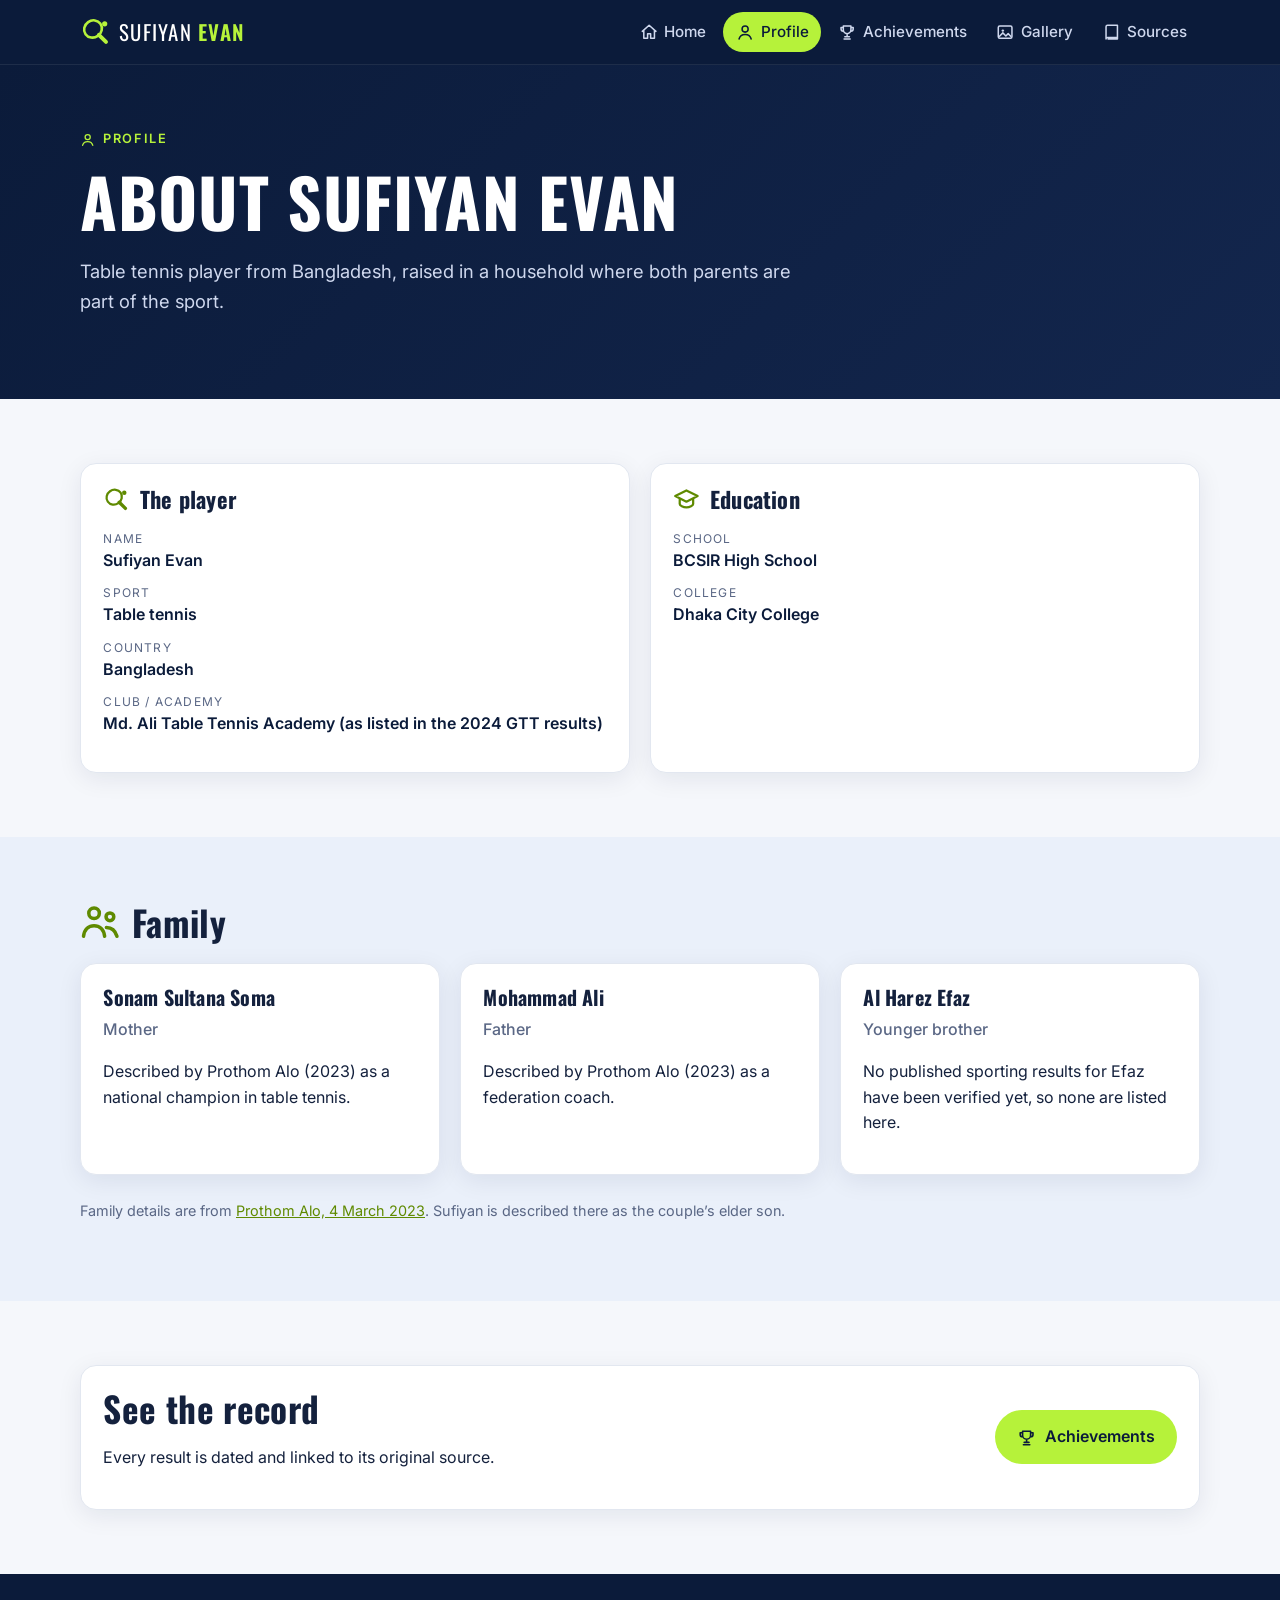
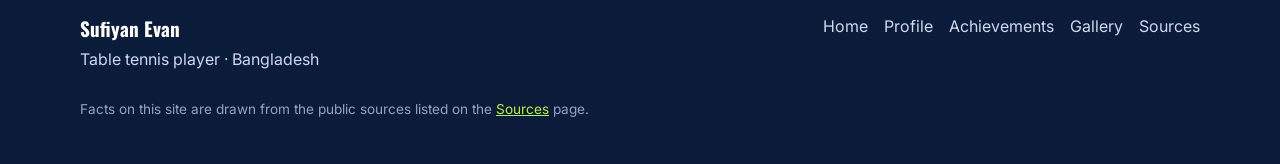
<file: profile.html>
<!DOCTYPE html>
<html lang="en">
<head>
<meta charset="utf-8">
<meta name="viewport" content="width=device-width, initial-scale=1">
<title>Profile | Sufiyan Evan</title>
<meta name="description" content="Profile of Sufiyan Evan: school, college and family.">
<link rel="preconnect" href="https://fonts.googleapis.com"><link rel="preconnect" href="https://fonts.gstatic.com" crossorigin>
<link rel="stylesheet" href="https://fonts.googleapis.com/css2?family=Inter:wght@400;500;600;700&family=Oswald:wght@500;600;700&display=swap">
<link rel="stylesheet" href="assets/style.css">
</head>
<body>
<svg xmlns="http://www.w3.org/2000/svg" style="display:none" aria-hidden="true">
<symbol id="i-home" viewBox="0 0 24 24"><path d="M3 11l9-8 9 8M5 10v10h5v-6h4v6h5V10" fill="none" stroke="currentColor" stroke-width="2" stroke-linecap="round" stroke-linejoin="round"/></symbol>
<symbol id="i-user" viewBox="0 0 24 24"><circle cx="12" cy="8" r="4" fill="none" stroke="currentColor" stroke-width="2"/><path d="M4 21c1-4 4-6 8-6s7 2 8 6" fill="none" stroke="currentColor" stroke-width="2" stroke-linecap="round"/></symbol>
<symbol id="i-trophy" viewBox="0 0 24 24"><path d="M7 4h10v5a5 5 0 01-10 0V4zM7 6H4v2a3 3 0 003 3M17 6h3v2a3 3 0 01-3 3M12 14v4M8 21h8M9 18h6" fill="none" stroke="currentColor" stroke-width="2" stroke-linecap="round" stroke-linejoin="round"/></symbol>
<symbol id="i-medal" viewBox="0 0 24 24"><circle cx="12" cy="15" r="5" fill="none" stroke="currentColor" stroke-width="2"/><path d="M8.5 3l3.5 7 3.5-7M12 12.5v5" fill="none" stroke="currentColor" stroke-width="2" stroke-linecap="round" stroke-linejoin="round"/></symbol>
<symbol id="i-image" viewBox="0 0 24 24"><rect x="3" y="4" width="18" height="16" rx="2" fill="none" stroke="currentColor" stroke-width="2"/><circle cx="9" cy="10" r="1.6" fill="currentColor"/><path d="M4 18l5-5 4 4 3-3 4 4" fill="none" stroke="currentColor" stroke-width="2" stroke-linejoin="round"/></symbol>
<symbol id="i-book" viewBox="0 0 24 24"><path d="M4 5a2 2 0 012-2h13v16H6a2 2 0 00-2 2V5zM6 19h13v2H6" fill="none" stroke="currentColor" stroke-width="2" stroke-linejoin="round"/></symbol>
<symbol id="i-paddle" viewBox="0 0 24 24"><ellipse cx="10" cy="10" rx="7" ry="6.5" transform="rotate(-35 10 10)" fill="none" stroke="currentColor" stroke-width="2"/><path d="M14.5 14.5L20 20" stroke="currentColor" stroke-width="3" stroke-linecap="round"/><circle cx="19" cy="6" r="2" fill="currentColor"/></symbol>
<symbol id="i-school" viewBox="0 0 24 24"><path d="M2 9l10-5 10 5-10 5L2 9zM6 11.5V16c0 1.5 3 3 6 3s6-1.500 6-3v-4.500" fill="none" stroke="currentColor" stroke-width="2" stroke-linejoin="round"/></symbol>
<symbol id="i-family" viewBox="0 0 24 24"><circle cx="8" cy="7" r="3" fill="none" stroke="currentColor" stroke-width="2"/><circle cx="17" cy="9" r="2.200" fill="none" stroke="currentColor" stroke-width="2"/><path d="M2 20c.5-4 3-6 6-6s5.500 2 6 6M15 15c3 0 5 1.500 6 5" fill="none" stroke="currentColor" stroke-width="2" stroke-linecap="round"/></symbol>
<symbol id="i-news" viewBox="0 0 24 24"><rect x="3" y="4" width="18" height="16" rx="2" fill="none" stroke="currentColor" stroke-width="2"/><path d="M7 9h6M7 13h10M7 16h10" stroke="currentColor" stroke-width="2" stroke-linecap="round"/></symbol>
<symbol id="i-chart" viewBox="0 0 24 24"><path d="M4 20V10M10 20V4M16 20v-8M22 20H2" fill="none" stroke="currentColor" stroke-width="2" stroke-linecap="round"/></symbol>
<symbol id="i-ext" viewBox="0 0 24 24"><path d="M14 4h6v6M20 4l-9 9M18 14v5a1 1 0 01-1 1H5a1 1 0 01-1-1V7a1 1 0 011-1h5" fill="none" stroke="currentColor" stroke-width="2" stroke-linecap="round" stroke-linejoin="round"/></symbol>
<symbol id="i-menu" viewBox="0 0 24 24"><path d="M4 6h16M4 12h16M4 18h16" stroke="currentColor" stroke-width="2" stroke-linecap="round"/></symbol>
<symbol id="i-close" viewBox="0 0 24 24"><path d="M6 6l12 12M18 6L6 18" stroke="currentColor" stroke-width="2" stroke-linecap="round"/></symbol>
<symbol id="i-left" viewBox="0 0 24 24"><path d="M15 5l-7 7 7 7" fill="none" stroke="currentColor" stroke-width="2.500" stroke-linecap="round" stroke-linejoin="round"/></symbol>
<symbol id="i-right" viewBox="0 0 24 24"><path d="M9 5l7 7-7 7" fill="none" stroke="currentColor" stroke-width="2.500" stroke-linecap="round" stroke-linejoin="round"/></symbol>
<symbol id="i-check" viewBox="0 0 24 24"><path d="M5 12l5 5 9-10" fill="none" stroke="currentColor" stroke-width="2.500" stroke-linecap="round" stroke-linejoin="round"/></symbol>
<symbol id="i-info" viewBox="0 0 24 24"><circle cx="12" cy="12" r="9" fill="none" stroke="currentColor" stroke-width="2"/><path d="M12 11v6M12 7.500v.5" stroke="currentColor" stroke-width="2.500" stroke-linecap="round"/></symbol>
</svg>
<a class="skip" href="#main">Skip to content</a>
<header class="site-header">
<div class="wrap bar">
<a class="brand" href="index.html" aria-label="Sufiyan Evan, home"><svg class="ic brand-ic" aria-hidden="true" focusable="false"><use href="#i-paddle"/></svg><span>SUFIYAN <b>EVAN</b></span></a>
<button class="menu-btn" type="button" aria-label="Open menu" aria-expanded="false" aria-controls="nav"><svg class="ic" aria-hidden="true" focusable="false"><use href="#i-menu"/></svg></button>
<nav id="nav" class="nav" aria-label="Main"><ul><li><a href="index.html"><svg class="ic" aria-hidden="true" focusable="false"><use href="#i-home"/></svg><span>Home</span></a></li><li><a href="profile.html" aria-current="page"><svg class="ic" aria-hidden="true" focusable="false"><use href="#i-user"/></svg><span>Profile</span></a></li><li><a href="achievements.html"><svg class="ic" aria-hidden="true" focusable="false"><use href="#i-trophy"/></svg><span>Achievements</span></a></li><li><a href="gallery.html"><svg class="ic" aria-hidden="true" focusable="false"><use href="#i-image"/></svg><span>Gallery</span></a></li><li><a href="sources.html"><svg class="ic" aria-hidden="true" focusable="false"><use href="#i-book"/></svg><span>Sources</span></a></li></ul></nav>
</div>
</header>
<main id="main">
<section class="page-head"><div class="wrap"><p class="eyebrow"><svg class="ic" aria-hidden="true" focusable="false"><use href="#i-user"/></svg>Profile</p><h1>About Sufiyan Evan</h1><p class="lead">Table tennis player from Bangladesh, raised in a household where both parents are part of the sport.</p></div></section>
<section class="section"><div class="wrap grid2">
<div class="card"><h2 class="sh sm"><svg class="ic" aria-hidden="true" focusable="false"><use href="#i-paddle"/></svg>The player</h2>
<dl class="facts col"><div><dt>Name</dt><dd>Sufiyan Evan</dd></div><div><dt>Sport</dt><dd>Table tennis</dd></div><div><dt>Country</dt><dd>Bangladesh</dd></div><div><dt>Club / academy</dt><dd>Md. Ali Table Tennis Academy (as listed in the 2024 GTT results)</dd></div></dl></div>
<div class="card"><h2 class="sh sm"><svg class="ic" aria-hidden="true" focusable="false"><use href="#i-school"/></svg>Education</h2>
<dl class="facts col"><div><dt>School</dt><dd>BCSIR High School</dd></div><div><dt>College</dt><dd>Dhaka City College</dd></div></dl></div></div></section>
<section class="section alt"><div class="wrap">
<h2 class="sh"><svg class="ic" aria-hidden="true" focusable="false"><use href="#i-family"/></svg>Family</h2>
<div class="grid3">
<article class="card"><h3>Sonam Sultana Soma</h3><p class="org">Mother</p><p>Described by Prothom Alo (2023) as a national champion in table tennis.</p></article>
<article class="card"><h3>Mohammad Ali</h3><p class="org">Father</p><p>Described by Prothom Alo (2023) as a federation coach.</p></article>
<article class="card"><h3>Al Harez Efaz</h3><p class="org">Younger brother</p><p>No published sporting results for Efaz have been verified yet, so none are listed here.</p></article>
</div>
<p class="small note">Family details are from <a href="sources.html#src-pa">Prothom Alo, 4 March 2023</a>. Sufiyan is described there as the couple’s elder son.</p>
</div></section>
<section class="section"><div class="wrap card cta"><div><h2>See the record</h2><p>Every result is dated and linked to its original source.</p></div><a class="btn primary" href="achievements.html"><svg class="ic" aria-hidden="true" focusable="false"><use href="#i-trophy"/></svg>Achievements</a></div></section>
</main>
<footer class="site-footer">
<div class="wrap foot">
<div><strong>Sufiyan Evan</strong><p>Table tennis player · Bangladesh</p></div>
<ul class="foot-links"><li><a href="index.html">Home</a></li><li><a href="profile.html">Profile</a></li><li><a href="achievements.html">Achievements</a></li><li><a href="gallery.html">Gallery</a></li><li><a href="sources.html">Sources</a></li></ul>
<p class="fine">Facts on this site are drawn from the public sources listed on the <a href="sources.html">Sources</a> page.</p>
</div>
</footer>

<script src="assets/site.js"></script>
</body>
</html>
</file>
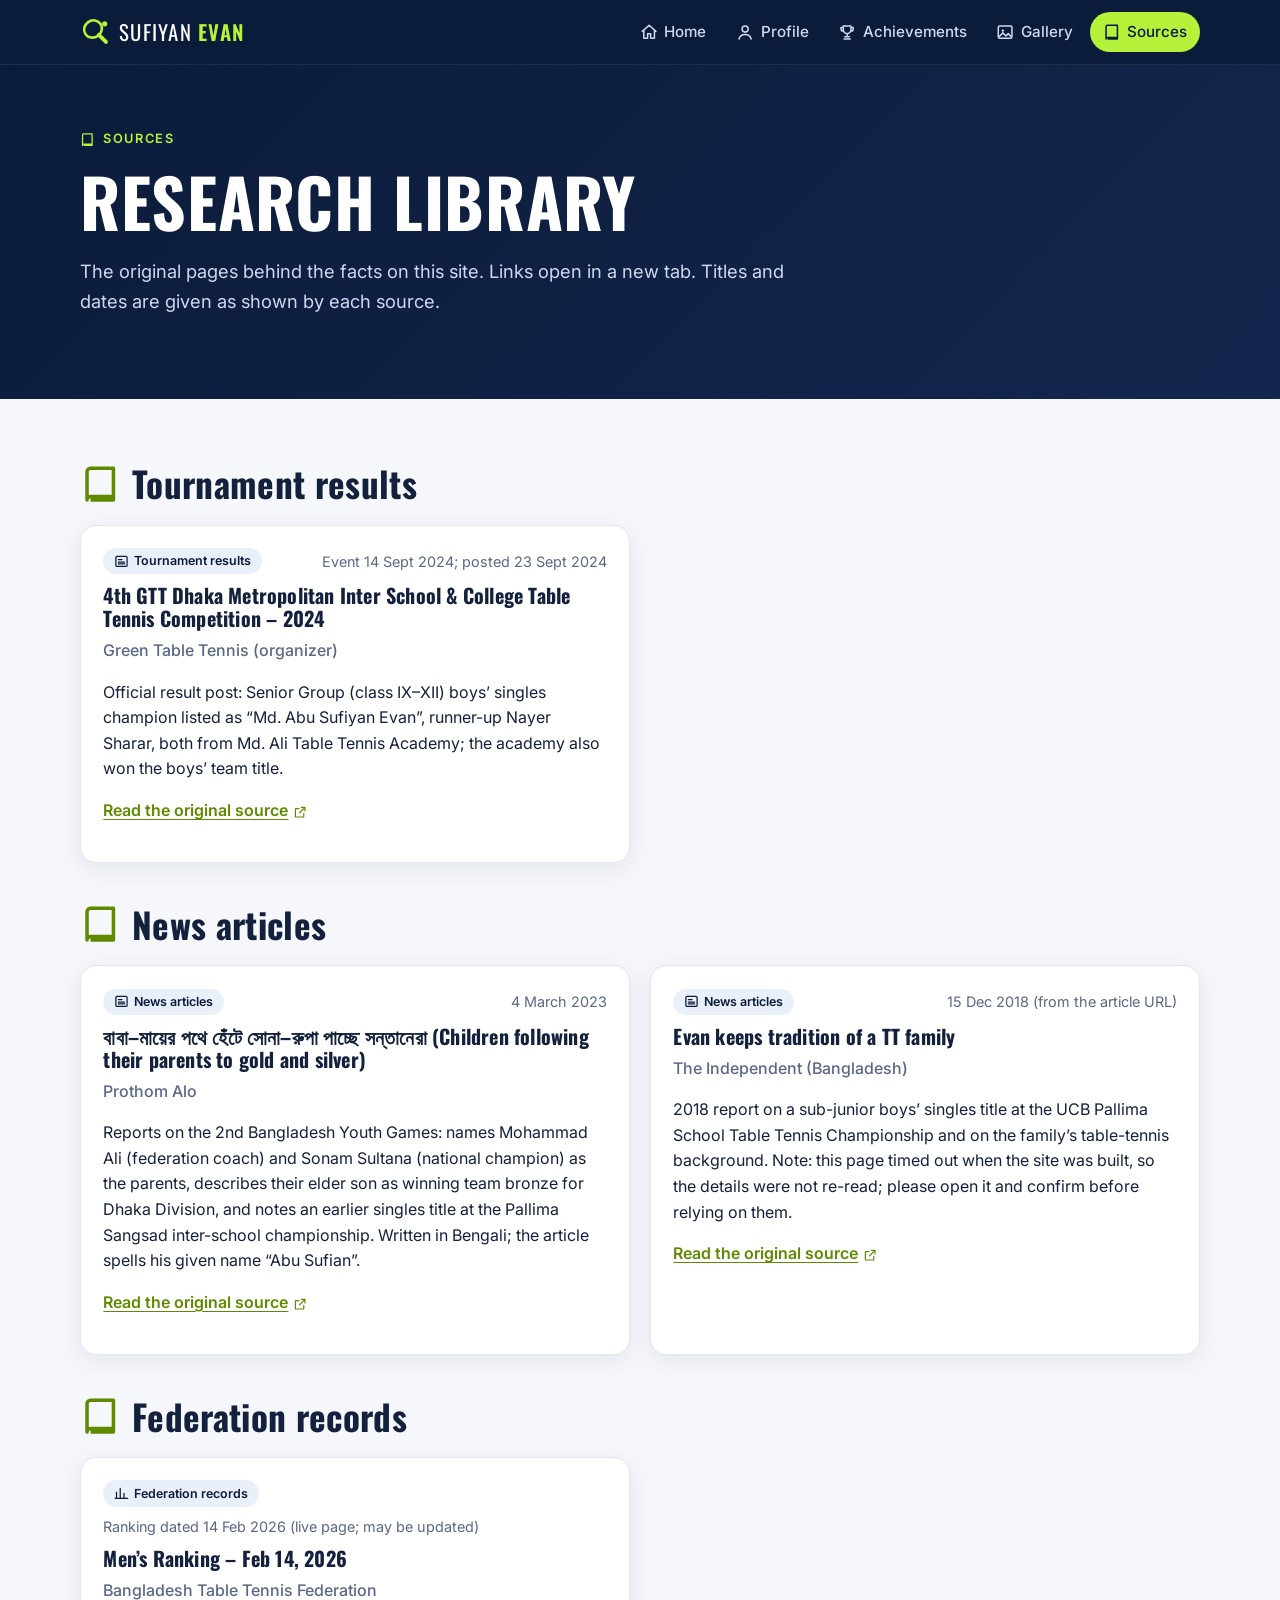
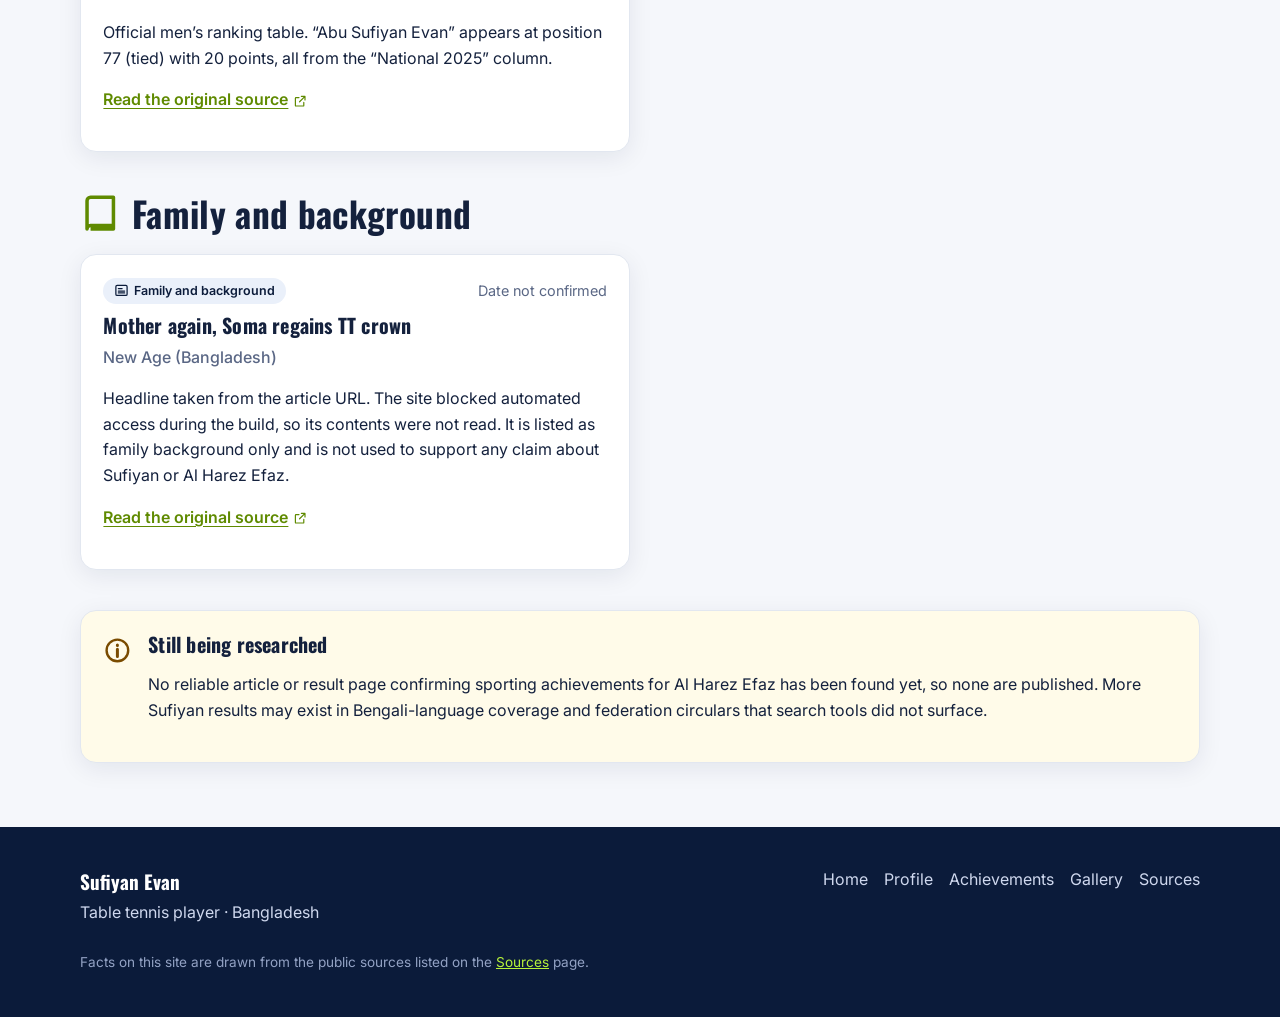
<file: sources.html>
<!DOCTYPE html>
<html lang="en">
<head>
<meta charset="utf-8">
<meta name="viewport" content="width=device-width, initial-scale=1">
<title>Sources | Sufiyan Evan</title>
<meta name="description" content="Sources and articles behind the facts about Sufiyan Evan.">
<link rel="preconnect" href="https://fonts.googleapis.com"><link rel="preconnect" href="https://fonts.gstatic.com" crossorigin>
<link rel="stylesheet" href="https://fonts.googleapis.com/css2?family=Inter:wght@400;500;600;700&family=Oswald:wght@500;600;700&display=swap">
<link rel="stylesheet" href="assets/style.css">
</head>
<body>
<svg xmlns="http://www.w3.org/2000/svg" style="display:none" aria-hidden="true">
<symbol id="i-home" viewBox="0 0 24 24"><path d="M3 11l9-8 9 8M5 10v10h5v-6h4v6h5V10" fill="none" stroke="currentColor" stroke-width="2" stroke-linecap="round" stroke-linejoin="round"/></symbol>
<symbol id="i-user" viewBox="0 0 24 24"><circle cx="12" cy="8" r="4" fill="none" stroke="currentColor" stroke-width="2"/><path d="M4 21c1-4 4-6 8-6s7 2 8 6" fill="none" stroke="currentColor" stroke-width="2" stroke-linecap="round"/></symbol>
<symbol id="i-trophy" viewBox="0 0 24 24"><path d="M7 4h10v5a5 5 0 01-10 0V4zM7 6H4v2a3 3 0 003 3M17 6h3v2a3 3 0 01-3 3M12 14v4M8 21h8M9 18h6" fill="none" stroke="currentColor" stroke-width="2" stroke-linecap="round" stroke-linejoin="round"/></symbol>
<symbol id="i-medal" viewBox="0 0 24 24"><circle cx="12" cy="15" r="5" fill="none" stroke="currentColor" stroke-width="2"/><path d="M8.5 3l3.5 7 3.5-7M12 12.5v5" fill="none" stroke="currentColor" stroke-width="2" stroke-linecap="round" stroke-linejoin="round"/></symbol>
<symbol id="i-image" viewBox="0 0 24 24"><rect x="3" y="4" width="18" height="16" rx="2" fill="none" stroke="currentColor" stroke-width="2"/><circle cx="9" cy="10" r="1.6" fill="currentColor"/><path d="M4 18l5-5 4 4 3-3 4 4" fill="none" stroke="currentColor" stroke-width="2" stroke-linejoin="round"/></symbol>
<symbol id="i-book" viewBox="0 0 24 24"><path d="M4 5a2 2 0 012-2h13v16H6a2 2 0 00-2 2V5zM6 19h13v2H6" fill="none" stroke="currentColor" stroke-width="2" stroke-linejoin="round"/></symbol>
<symbol id="i-paddle" viewBox="0 0 24 24"><ellipse cx="10" cy="10" rx="7" ry="6.5" transform="rotate(-35 10 10)" fill="none" stroke="currentColor" stroke-width="2"/><path d="M14.5 14.5L20 20" stroke="currentColor" stroke-width="3" stroke-linecap="round"/><circle cx="19" cy="6" r="2" fill="currentColor"/></symbol>
<symbol id="i-school" viewBox="0 0 24 24"><path d="M2 9l10-5 10 5-10 5L2 9zM6 11.5V16c0 1.5 3 3 6 3s6-1.500 6-3v-4.500" fill="none" stroke="currentColor" stroke-width="2" stroke-linejoin="round"/></symbol>
<symbol id="i-family" viewBox="0 0 24 24"><circle cx="8" cy="7" r="3" fill="none" stroke="currentColor" stroke-width="2"/><circle cx="17" cy="9" r="2.200" fill="none" stroke="currentColor" stroke-width="2"/><path d="M2 20c.5-4 3-6 6-6s5.500 2 6 6M15 15c3 0 5 1.500 6 5" fill="none" stroke="currentColor" stroke-width="2" stroke-linecap="round"/></symbol>
<symbol id="i-news" viewBox="0 0 24 24"><rect x="3" y="4" width="18" height="16" rx="2" fill="none" stroke="currentColor" stroke-width="2"/><path d="M7 9h6M7 13h10M7 16h10" stroke="currentColor" stroke-width="2" stroke-linecap="round"/></symbol>
<symbol id="i-chart" viewBox="0 0 24 24"><path d="M4 20V10M10 20V4M16 20v-8M22 20H2" fill="none" stroke="currentColor" stroke-width="2" stroke-linecap="round"/></symbol>
<symbol id="i-ext" viewBox="0 0 24 24"><path d="M14 4h6v6M20 4l-9 9M18 14v5a1 1 0 01-1 1H5a1 1 0 01-1-1V7a1 1 0 011-1h5" fill="none" stroke="currentColor" stroke-width="2" stroke-linecap="round" stroke-linejoin="round"/></symbol>
<symbol id="i-menu" viewBox="0 0 24 24"><path d="M4 6h16M4 12h16M4 18h16" stroke="currentColor" stroke-width="2" stroke-linecap="round"/></symbol>
<symbol id="i-close" viewBox="0 0 24 24"><path d="M6 6l12 12M18 6L6 18" stroke="currentColor" stroke-width="2" stroke-linecap="round"/></symbol>
<symbol id="i-left" viewBox="0 0 24 24"><path d="M15 5l-7 7 7 7" fill="none" stroke="currentColor" stroke-width="2.500" stroke-linecap="round" stroke-linejoin="round"/></symbol>
<symbol id="i-right" viewBox="0 0 24 24"><path d="M9 5l7 7-7 7" fill="none" stroke="currentColor" stroke-width="2.500" stroke-linecap="round" stroke-linejoin="round"/></symbol>
<symbol id="i-check" viewBox="0 0 24 24"><path d="M5 12l5 5 9-10" fill="none" stroke="currentColor" stroke-width="2.500" stroke-linecap="round" stroke-linejoin="round"/></symbol>
<symbol id="i-info" viewBox="0 0 24 24"><circle cx="12" cy="12" r="9" fill="none" stroke="currentColor" stroke-width="2"/><path d="M12 11v6M12 7.500v.5" stroke="currentColor" stroke-width="2.500" stroke-linecap="round"/></symbol>
</svg>
<a class="skip" href="#main">Skip to content</a>
<header class="site-header">
<div class="wrap bar">
<a class="brand" href="index.html" aria-label="Sufiyan Evan, home"><svg class="ic brand-ic" aria-hidden="true" focusable="false"><use href="#i-paddle"/></svg><span>SUFIYAN <b>EVAN</b></span></a>
<button class="menu-btn" type="button" aria-label="Open menu" aria-expanded="false" aria-controls="nav"><svg class="ic" aria-hidden="true" focusable="false"><use href="#i-menu"/></svg></button>
<nav id="nav" class="nav" aria-label="Main"><ul><li><a href="index.html"><svg class="ic" aria-hidden="true" focusable="false"><use href="#i-home"/></svg><span>Home</span></a></li><li><a href="profile.html"><svg class="ic" aria-hidden="true" focusable="false"><use href="#i-user"/></svg><span>Profile</span></a></li><li><a href="achievements.html"><svg class="ic" aria-hidden="true" focusable="false"><use href="#i-trophy"/></svg><span>Achievements</span></a></li><li><a href="gallery.html"><svg class="ic" aria-hidden="true" focusable="false"><use href="#i-image"/></svg><span>Gallery</span></a></li><li><a href="sources.html" aria-current="page"><svg class="ic" aria-hidden="true" focusable="false"><use href="#i-book"/></svg><span>Sources</span></a></li></ul></nav>
</div>
</header>
<main id="main">
<section class="page-head"><div class="wrap"><p class="eyebrow"><svg class="ic" aria-hidden="true" focusable="false"><use href="#i-book"/></svg>Sources</p><h1>Research library</h1><p class="lead">The original pages behind the facts on this site. Links open in a new tab. Titles and dates are given as shown by each source.</p></div></section>
<section class="section"><div class="wrap"><h2 class="sh"><svg class="ic" aria-hidden="true" focusable="false"><use href="#i-book"/></svg>Tournament results</h2><div class="grid2"><article class="card src" id="src-gtt">
<div class="src-head"><span class="pill"><svg class="ic" aria-hidden="true" focusable="false"><use href="#i-news"/></svg>Tournament results</span><span class="muted">Event 14 Sept 2024; posted 23 Sept 2024</span></div>
<h3>4th GTT Dhaka Metropolitan Inter School &amp; College Table Tennis Competition – 2024</h3><p class="org">Green Table Tennis (organizer)</p><p>Official result post: Senior Group (class IX–XII) boys’ singles champion listed as “Md. Abu Sufiyan Evan”, runner-up Nayer Sharar, both from Md. Ali Table Tennis Academy; the academy also won the boys’ team title.</p>
<p><a class="ext" href="https://greentabletennis.com/2024/09/23/4th-gtt-dhaka-metropolitan-inter-school-college-table-tennis-competition-2024/" target="_blank" rel="noopener noreferrer">Read the original source<svg class="ic sm" aria-hidden="true" focusable="false"><use href="#i-ext"/></svg><span class="sr">(opens in a new tab)</span></a></p></article></div><h2 class="sh"><svg class="ic" aria-hidden="true" focusable="false"><use href="#i-book"/></svg>News articles</h2><div class="grid2"><article class="card src" id="src-pa">
<div class="src-head"><span class="pill"><svg class="ic" aria-hidden="true" focusable="false"><use href="#i-news"/></svg>News articles</span><span class="muted">4 March 2023</span></div>
<h3>বাবা–মায়ের পথে হেঁটে সোনা–রুপা পাচ্ছে সন্তানেরা (Children following their parents to gold and silver)</h3><p class="org">Prothom Alo</p><p>Reports on the 2nd Bangladesh Youth Games: names Mohammad Ali (federation coach) and Sonam Sultana (national champion) as the parents, describes their elder son as winning team bronze for Dhaka Division, and notes an earlier singles title at the Pallima Sangsad inter-school championship. Written in Bengali; the article spells his given name “Abu Sufian”.</p>
<p><a class="ext" href="https://www.prothomalo.com/sports/other-sports/94tgph3qd6" target="_blank" rel="noopener noreferrer">Read the original source<svg class="ic sm" aria-hidden="true" focusable="false"><use href="#i-ext"/></svg><span class="sr">(opens in a new tab)</span></a></p></article><article class="card src" id="src-ind">
<div class="src-head"><span class="pill"><svg class="ic" aria-hidden="true" focusable="false"><use href="#i-news"/></svg>News articles</span><span class="muted">15 Dec 2018 (from the article URL)</span></div>
<h3>Evan keeps tradition of a TT family</h3><p class="org">The Independent (Bangladesh)</p><p>2018 report on a sub-junior boys’ singles title at the UCB Pallima School Table Tennis Championship and on the family’s table-tennis background. Note: this page timed out when the site was built, so the details were not re-read; please open it and confirm before relying on them.</p>
<p><a class="ext" href="https://theindependentbd.com/arcprint/details/178835/2018-12-15" target="_blank" rel="noopener noreferrer">Read the original source<svg class="ic sm" aria-hidden="true" focusable="false"><use href="#i-ext"/></svg><span class="sr">(opens in a new tab)</span></a></p></article></div><h2 class="sh"><svg class="ic" aria-hidden="true" focusable="false"><use href="#i-book"/></svg>Federation records</h2><div class="grid2"><article class="card src" id="src-bttf">
<div class="src-head"><span class="pill"><svg class="ic" aria-hidden="true" focusable="false"><use href="#i-chart"/></svg>Federation records</span><span class="muted">Ranking dated 14 Feb 2026 (live page; may be updated)</span></div>
<h3>Men’s Ranking – Feb 14, 2026</h3><p class="org">Bangladesh Table Tennis Federation</p><p>Official men’s ranking table. “Abu Sufiyan Evan” appears at position 77 (tied) with 20 points, all from the “National 2025” column.</p>
<p><a class="ext" href="https://bttf.org.bd/mens-ranking/" target="_blank" rel="noopener noreferrer">Read the original source<svg class="ic sm" aria-hidden="true" focusable="false"><use href="#i-ext"/></svg><span class="sr">(opens in a new tab)</span></a></p></article></div><h2 class="sh"><svg class="ic" aria-hidden="true" focusable="false"><use href="#i-book"/></svg>Family and background</h2><div class="grid2"><article class="card src" id="src-na">
<div class="src-head"><span class="pill"><svg class="ic" aria-hidden="true" focusable="false"><use href="#i-news"/></svg>Family and background</span><span class="muted">Date not confirmed</span></div>
<h3>Mother again, Soma regains TT crown</h3><p class="org">New Age (Bangladesh)</p><p>Headline taken from the article URL. The site blocked automated access during the build, so its contents were not read. It is listed as family background only and is not used to support any claim about Sufiyan or Al Harez Efaz.</p>
<p><a class="ext" href="https://www.newagebd.net/article/27359/mother-again-soma-regains-tt-crown" target="_blank" rel="noopener noreferrer">Read the original source<svg class="ic sm" aria-hidden="true" focusable="false"><use href="#i-ext"/></svg><span class="sr">(opens in a new tab)</span></a></p></article></div>
<div class="card note-card"><svg class="ic lg" aria-hidden="true" focusable="false"><use href="#i-info"/></svg><div><h3>Still being researched</h3><p>No reliable article or result page confirming sporting achievements for Al Harez Efaz has been found yet, so none are published. More Sufiyan results may exist in Bengali-language coverage and federation circulars that search tools did not surface.</p></div></div>
</div></section>
</main>
<footer class="site-footer">
<div class="wrap foot">
<div><strong>Sufiyan Evan</strong><p>Table tennis player · Bangladesh</p></div>
<ul class="foot-links"><li><a href="index.html">Home</a></li><li><a href="profile.html">Profile</a></li><li><a href="achievements.html">Achievements</a></li><li><a href="gallery.html">Gallery</a></li><li><a href="sources.html">Sources</a></li></ul>
<p class="fine">Facts on this site are drawn from the public sources listed on the <a href="sources.html">Sources</a> page.</p>
</div>
</footer>

<script src="assets/site.js"></script>
</body>
</html>
</file>
<file: assets/style.css>
*,*::before,*::after{box-sizing:border-box}
:root{--navy:#0b1b3a;--navy2:#13264d;--lime:#b6f23a;--lime-d:#5f8a00;--ink:#14213d;--muted:#5a6785;--bg:#f5f7fb;--card:#fff;--line:#e2e7f0;--r:16px;--sh:0 6px 24px rgba(11,27,58,.08)}
html{scroll-behavior:smooth}
body{margin:0;font-family:Inter,system-ui,-apple-system,"Segoe UI",Roboto,sans-serif;color:var(--ink);background:var(--bg);line-height:1.6}
img{max-width:100%;display:block}
a{color:var(--lime-d)}
code{background:#eaf0fa;padding:.1em .4em;border-radius:6px;font-size:.9em}
.wrap{width:min(1120px,100% - 2.5rem);margin-inline:auto}
.narrow{width:min(820px,100% - 2.5rem)}
.sr{position:absolute;width:1px;height:1px;overflow:hidden;clip:rect(0 0 0 0);white-space:nowrap}
.skip{position:absolute;left:-999px;top:0;background:var(--lime);color:var(--navy);padding:.6rem 1rem;z-index:100}
.skip:focus{left:0}
:focus-visible{outline:3px solid var(--lime);outline-offset:3px}
.ic{width:1.2em;height:1.2em;flex:none;vertical-align:-.2em}
.ic.sm{width:.9em;height:.9em;margin-left:.3em}
.ic.lg{width:1.8em;height:1.8em}
h1,h2,h3{font-family:Oswald,Inter,sans-serif;letter-spacing:.01em;line-height:1.15;margin:0 0 .5rem}
h1{font-size:clamp(2.4rem,6vw,4.2rem);text-transform:uppercase}
h2{font-size:clamp(1.6rem,3vw,2.2rem)}
h3{font-size:1.25rem}
/* header */
.site-header{background:var(--navy);position:sticky;top:0;z-index:50;border-bottom:1px solid rgba(255,255,255,.08)}
.bar{display:flex;align-items:center;justify-content:space-between;min-height:64px;gap:1rem}
.brand{display:flex;align-items:center;gap:.5rem;color:#fff;text-decoration:none;font-family:Oswald,sans-serif;font-size:1.3rem;letter-spacing:.06em}
.brand b{color:var(--lime);font-weight:600}
.brand-ic{color:var(--lime);width:1.5em;height:1.5em}
.nav ul{display:flex;gap:.25rem;list-style:none;margin:0;padding:0}
.nav a{display:flex;align-items:center;gap:.4rem;color:#cfd8ee;text-decoration:none;padding:.5rem .8rem;border-radius:999px;font-weight:500;font-size:.95rem;transition:background .2s,color .2s}
.nav a:hover{background:rgba(255,255,255,.08);color:#fff}
.nav a[aria-current=page]{background:var(--lime);color:var(--navy)}
.menu-btn{display:none;background:none;border:1px solid rgba(255,255,255,.25);color:#fff;border-radius:10px;padding:.45rem;cursor:pointer}
.menu-btn .ic{width:1.5em;height:1.5em;display:block}
/* hero */
.hero,.page-head{background:linear-gradient(135deg,var(--navy),var(--navy2));color:#fff}
.hero{padding:clamp(3rem,8vw,6rem) 0}
.page-head{padding:clamp(2.5rem,6vw,4rem) 0}
.hero-grid{display:grid;grid-template-columns:1.3fr .7fr;gap:2rem;align-items:center}
.hero-art svg{width:100%;max-width:340px;margin-inline:auto}
.lime{color:var(--lime)}
.lead{font-size:1.15rem;color:#cfd8ee;max-width:60ch}
.eyebrow{display:inline-flex;align-items:center;gap:.5rem;color:var(--lime);font-weight:600;text-transform:uppercase;letter-spacing:.12em;font-size:.8rem;margin:0 0 .75rem}
.btns{display:flex;flex-wrap:wrap;gap:.75rem;margin-top:1.5rem}
.btn{display:inline-flex;align-items:center;gap:.5rem;padding:.75rem 1.25rem;border-radius:999px;font-weight:600;text-decoration:none;transition:transform .2s,background .2s;border:2px solid transparent}
.btn:hover{transform:translateY(-2px)}
.btn.primary{background:var(--lime);color:var(--navy)}
.btn.primary:hover{background:#c9ff52}
.btn.ghost{border-color:rgba(255,255,255,.4);color:#fff}
.btn.ghost:hover{background:rgba(255,255,255,.1)}
/* sections */
.section{padding:clamp(2.5rem,6vw,4rem) 0}
.section.alt{background:#eaf0fa}
.sh{display:flex;align-items:center;gap:.6rem;margin:2.5rem 0 1.25rem}
.sh:first-child{margin-top:0}
.sh .ic{color:var(--lime-d)}
.sh.sm{font-size:1.4rem;margin:0 0 1rem}
.grid2,.grid3,.grid4{display:grid;gap:1.25rem}
.grid2{grid-template-columns:repeat(2,1fr)}
.grid3{grid-template-columns:repeat(3,1fr)}
.grid4{grid-template-columns:repeat(4,1fr)}
.card{background:var(--card);border:1px solid var(--line);border-radius:var(--r);padding:1.4rem;box-shadow:var(--sh);transition:transform .2s,box-shadow .2s}
.card.link{text-decoration:none;color:inherit}
.card.link:hover,.src:hover{transform:translateY(-3px);box-shadow:0 10px 30px rgba(11,27,58,.14)}
.card.link h3{display:flex;align-items:center;gap:.5rem;color:var(--navy)}
.card.link h3 .ic{color:var(--lime-d)}
.stat strong{display:block;font-family:Oswald,sans-serif;font-size:1.8rem;color:var(--navy);line-height:1.1}
.stat p{margin:.4rem 0 0;color:var(--muted);font-size:.95rem}
.num{display:inline-grid;place-items:center;width:3rem;height:3rem;border-radius:12px;background:var(--navy);color:var(--lime);margin-bottom:.8rem}
.org{color:var(--muted);font-weight:500;margin:0 0 .6rem}
.muted{color:var(--muted)}
.small{font-size:.9rem;color:var(--muted)}
.note{margin-top:1.5rem}
.facts{margin:.8rem 0;display:grid;gap:.6rem;grid-template-columns:repeat(auto-fit,minmax(130px,1fr))}
.facts.col{grid-template-columns:1fr}
.facts dt{font-size:.75rem;text-transform:uppercase;letter-spacing:.1em;color:var(--muted)}
.facts dd{margin:0;font-weight:600;color:var(--navy)}
.pill{display:inline-flex;align-items:center;gap:.35rem;font-size:.78rem;font-weight:600;padding:.2rem .65rem;border-radius:999px;background:#eaf0fa;color:var(--navy)}
.pill.ok{background:#e6f7c4;color:#2f4a00}
.pill.warn{background:#fff1cc;color:#7a4b00}
.src-head{display:flex;flex-wrap:wrap;justify-content:space-between;gap:.5rem;align-items:center;margin-bottom:.6rem;font-size:.9rem}
.year{font-family:Oswald,sans-serif;font-size:1.1rem;color:var(--lime-d)}
.ext{font-weight:600;text-underline-offset:3px}
.ext:hover{color:var(--navy)}
.cta{display:flex;flex-wrap:wrap;gap:1rem;align-items:center;justify-content:space-between}
.note-card{display:flex;gap:1rem;align-items:flex-start;margin-top:2.5rem;background:#fffbe9}
.note-card .ic{color:#7a4b00;margin-top:.2rem}
/* timeline */
.timeline{list-style:none;margin:0;padding:0 0 0 1.5rem;border-left:3px solid var(--lime);display:grid;gap:1.5rem}
.tl-item{position:relative}
.tl-dot{position:absolute;left:calc(-1.5rem - 20px);top:1rem;width:38px;height:38px;border-radius:50%;background:var(--navy);color:var(--lime);display:grid;place-items:center;border:3px solid var(--bg)}
.tl-item .card{margin-left:1.25rem}
/* gallery */
.filters{display:flex;gap:.5rem;flex-wrap:wrap;margin-bottom:1.25rem}
.chip{border:1px solid var(--line);background:#fff;padding:.5rem 1rem;border-radius:999px;font:inherit;font-weight:600;cursor:pointer;color:var(--navy)}
.chip.on{background:var(--navy);color:var(--lime);border-color:var(--navy)}
.gallery{display:grid;grid-template-columns:repeat(auto-fill,minmax(250px,1fr));gap:1rem}
.g-item{position:relative;border:0;padding:0;border-radius:var(--r);overflow:hidden;cursor:zoom-in;background:var(--navy);aspect-ratio:4/3;display:block;width:100%}
.g-item img{width:100%;height:100%;object-fit:cover;transition:transform .35s}
.g-item:hover img{transform:scale(1.05)}
.g-tag{position:absolute;left:.6rem;top:.6rem;background:rgba(11,27,58,.85);color:var(--lime);font-size:.72rem;font-weight:700;padding:.15rem .6rem;border-radius:999px;text-transform:uppercase;letter-spacing:.06em}
.g-cap{position:absolute;inset:auto 0 0 0;padding:1.5rem .8rem .7rem;background:linear-gradient(transparent,rgba(11,27,58,.9));color:#fff;font-size:.85rem;text-align:left}
.empty{text-align:center;margin-top:1.5rem}
.empty .ic{color:var(--lime-d)}
.lightbox{position:fixed;inset:0;background:rgba(5,12,28,.94);z-index:200;display:flex;align-items:center;justify-content:center;padding:1rem}
.lightbox[hidden]{display:none}
.lightbox figure{margin:0;max-width:min(92vw,1100px);text-align:center}
.lightbox img{max-height:78vh;margin-inline:auto;border-radius:12px;object-fit:contain}
.lightbox figcaption{color:#dbe4f7;margin-top:.8rem}
.lb-btn{position:absolute;background:rgba(255,255,255,.12);border:0;color:#fff;border-radius:50%;width:48px;height:48px;display:grid;place-items:center;cursor:pointer}
.lb-btn:hover{background:var(--lime);color:var(--navy)}
.lb-close{top:1rem;right:1rem}.lb-prev{left:1rem}.lb-next{right:1rem}
/* footer */
.site-footer{background:var(--navy);color:#cfd8ee;padding:2.5rem 0;margin-top:0}
.foot{display:grid;gap:1.25rem;grid-template-columns:1fr auto}
.foot strong{color:#fff;font-family:Oswald,sans-serif;font-size:1.2rem}
.foot p{margin:.2rem 0}
.foot-links{list-style:none;display:flex;gap:1rem;margin:0;padding:0;flex-wrap:wrap}
.foot-links a{color:#cfd8ee;text-decoration:none}
.foot-links a:hover{color:var(--lime)}
.fine{grid-column:1/-1;font-size:.85rem;color:#93a2c4}
.fine a{color:var(--lime)}
@media (max-width:900px){.grid4{grid-template-columns:repeat(2,1fr)}.grid3{grid-template-columns:1fr 1fr}.hero-grid{grid-template-columns:1fr}.hero-art{display:none}}
@media (max-width:760px){
.menu-btn{display:block}
.nav{display:none;position:absolute;left:0;right:0;top:100%;background:var(--navy);border-top:1px solid rgba(255,255,255,.1);padding:.75rem 1.25rem 1.25rem}
.nav.open{display:block}
.nav ul{flex-direction:column}
.nav a{padding:.8rem 1rem}
.grid2,.grid3,.grid4{grid-template-columns:1fr}
.foot{grid-template-columns:1fr}
.timeline{padding-left:1.25rem}.tl-dot{left:calc(-1.25rem - 20px)}.tl-item .card{margin-left:1rem}
}
@media (prefers-reduced-motion:reduce){*{transition:none!important;scroll-behavior:auto!important}}
</file>
